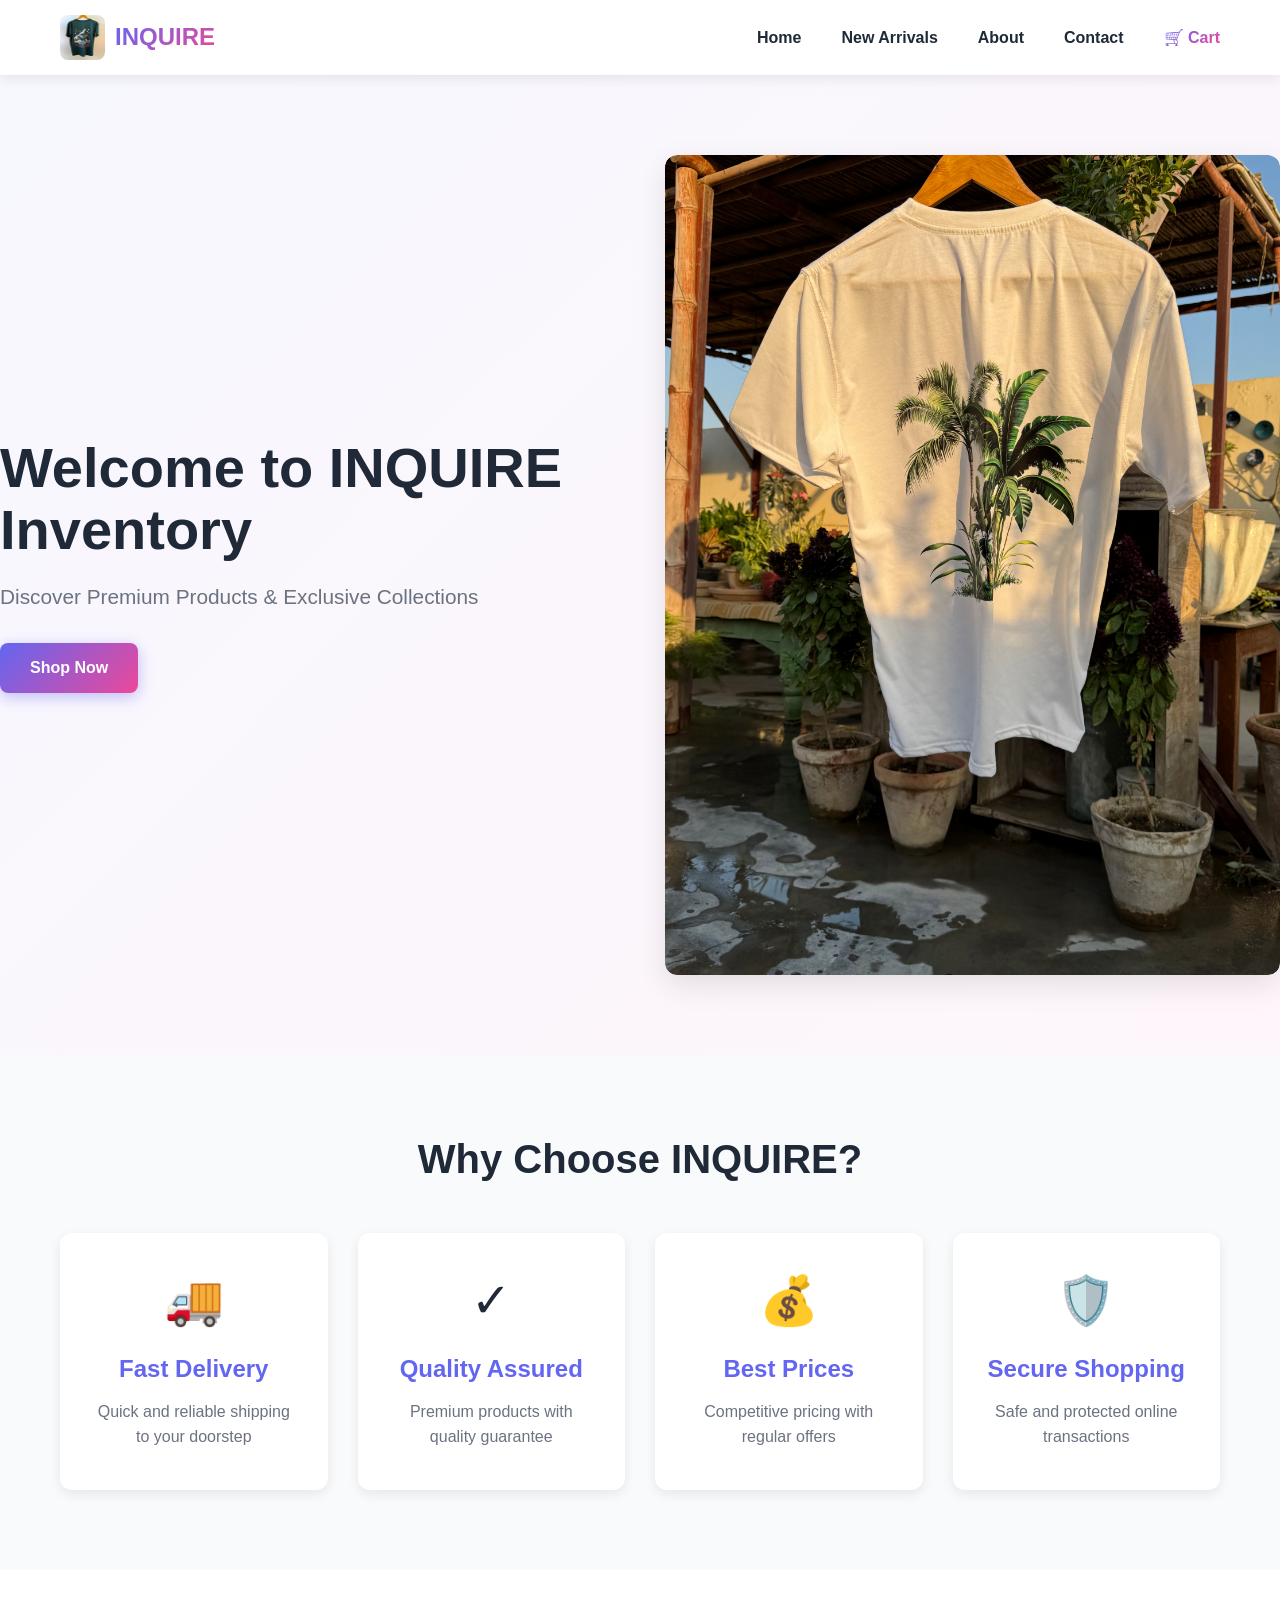
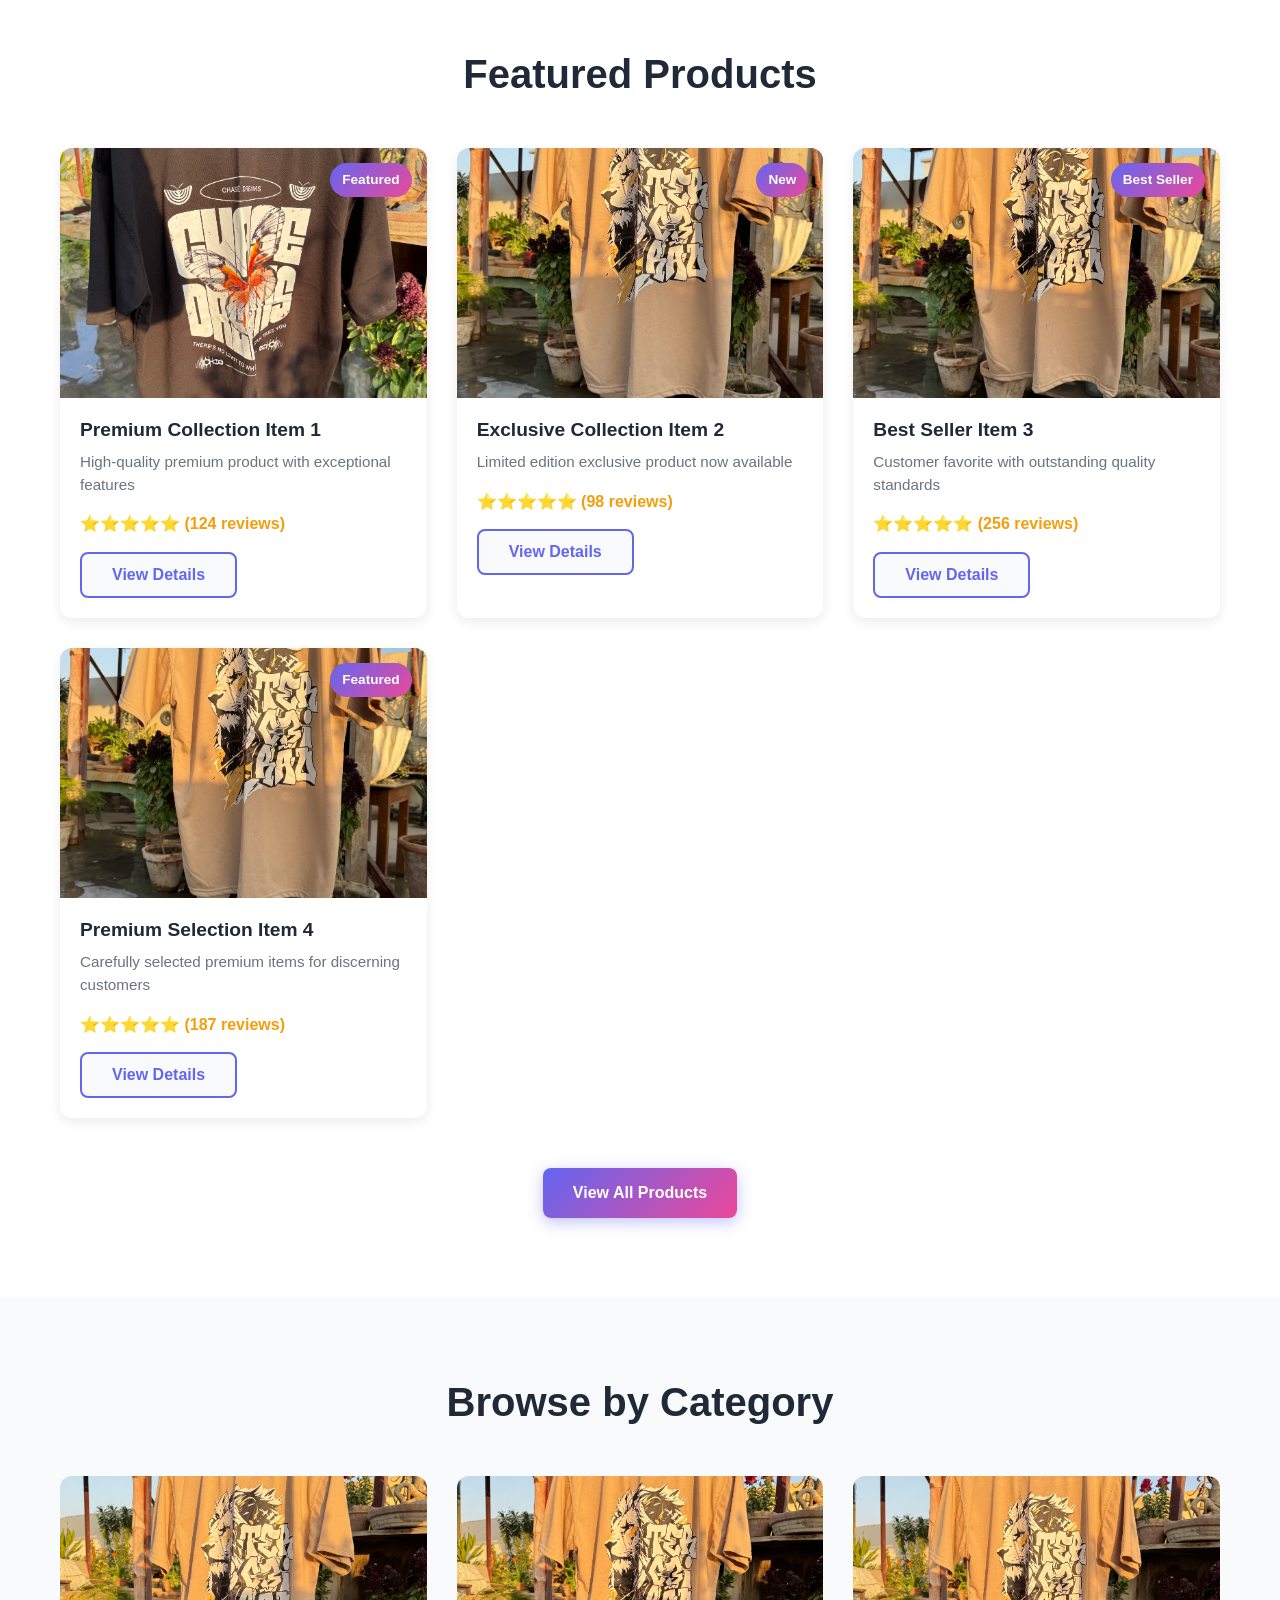
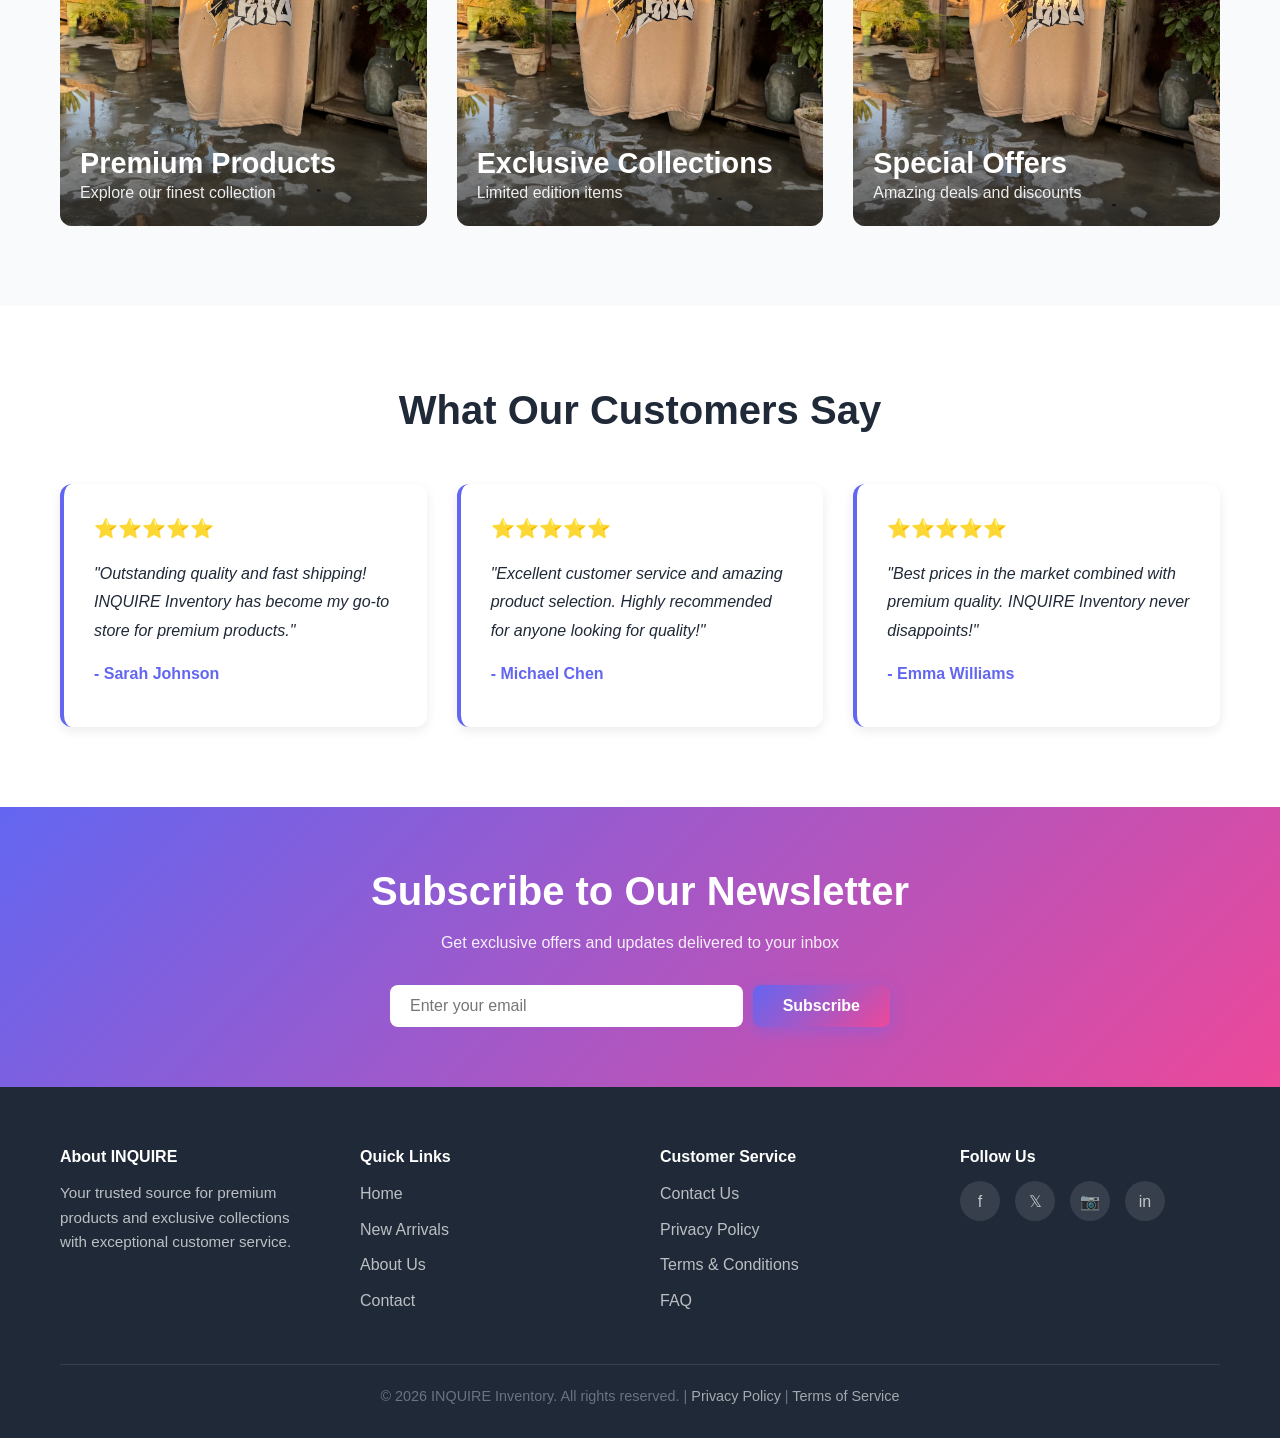
<file: INDEX.HTML>
<!DOCTYPE html>
<html lang="en">
<head>
    <meta charset="UTF-8">
    <meta name="viewport" content="width=device-width, initial-scale=1.0">
    <meta name="description" content="INQUIRE Inventory - Discover premium products and exclusive collections. Browse our wide range of quality items with fast delivery and competitive prices.">
    <meta name="keywords" content="inventory, products, online store, quality items, shopping, exclusive collections">
    <meta name="author" content="INQUIRE Inventory">
    <meta name="robots" content="index, follow">
    <meta property="og:title" content="INQUIRE Inventory - Premium Products & Collections">
    <meta property="og:description" content="Explore premium products and exclusive collections at INQUIRE Inventory.">
    <meta property="og:image" content="inquire.png">
    <meta property="og:url" content="">
    <meta name="twitter:card" content="summary_large_image">
    <title>INQUIRE Inventory - Premium Products & Exclusive Collections</title>
    <link rel="stylesheet" href="STYLE.CSS">
    <link rel="icon" type="image/png" href="inquire.png">
</head>
<body>
    <!-- Navigation -->
    <nav class="navbar">
        <div class="container">
            <div class="navbar-content">
                <div class="logo">
                    <img src="inquire.png" alt="INQUIRE Inventory Logo" class="logo-img">
                    <span class="logo-text">INQUIRE</span>
                </div>
                <div class="hamburger" id="hamburger">
                    <span></span>
                    <span></span>
                    <span></span>
                </div>
                <ul class="nav-links" id="navLinks">
                    <li><a href="INDEX.HTML" class="active">Home</a></li>
                    <li><a href="NEW%20ARRIVAL.HTML">New Arrivals</a></li>
                    <li><a href="ABOUT.HTML">About</a></li>
                    <li><a href="CONTACT.HTML">Contact</a></li>
                    <li><a href="CART.HTML" class="cart-link">🛒 Cart <span class="cart-count" id="cartCount">0</span></a></li>
                </ul>
            </div>
        </div>
    </nav>

    <!-- Hero Section -->
    <section class="hero">
        <div class="hero-content">
            <h1 class="hero-title">Welcome to INQUIRE Inventory</h1>
            <p class="hero-subtitle">Discover Premium Products & Exclusive Collections</p>
            <a href="#products" class="btn btn-primary">Shop Now</a>
        </div>
        <div class="hero-image-container">
            <img src="IMG_0220.jpg" alt="Premium Product Collection at INQUIRE Inventory" class="hero-image">
        </div>
    </section>

    <!-- Features Section -->
    <section class="features">
        <div class="container">
            <h2 class="section-title">Why Choose INQUIRE?</h2>
            <div class="features-grid">
                <div class="feature-card">
                    <div class="feature-icon">🚚</div>
                    <h3>Fast Delivery</h3>
                    <p>Quick and reliable shipping to your doorstep</p>
                </div>
                <div class="feature-card">
                    <div class="feature-icon">✓</div>
                    <h3>Quality Assured</h3>
                    <p>Premium products with quality guarantee</p>
                </div>
                <div class="feature-card">
                    <div class="feature-icon">💰</div>
                    <h3>Best Prices</h3>
                    <p>Competitive pricing with regular offers</p>
                </div>
                <div class="feature-card">
                    <div class="feature-icon">🛡️</div>
                    <h3>Secure Shopping</h3>
                    <p>Safe and protected online transactions</p>
                </div>
            </div>
        </div>
    </section>

    <!-- Featured Products Section -->
    <section class="products" id="products">
        <div class="container">
            <h2 class="section-title">Featured Products</h2>
            <div class="products-grid">
                <article class="product-card">
                    <div class="product-image-wrapper">
                        <img src="IMG_0205.jpg" alt="Premium Product - INQUIRE Inventory" class="product-image">
                        <span class="badge">Featured</span>
                    </div>
                    <div class="product-info">
                        <h3>Premium Collection Item 1</h3>
                        <p class="product-desc">High-quality premium product with exceptional features</p>
                        <div class="rating">⭐⭐⭐⭐⭐ (124 reviews)</div>
                        <button class="btn btn-secondary">View Details</button>
                    </div>
                </article>

                <article class="product-card">
                    <div class="product-image-wrapper">
                        <img src="IMG_0211.jpg" alt="Exclusive Collection - INQUIRE Inventory" class="product-image">
                        <span class="badge">New</span>
                    </div>
                    <div class="product-info">
                        <h3>Exclusive Collection Item 2</h3>
                        <p class="product-desc">Limited edition exclusive product now available</p>
                        <div class="rating">⭐⭐⭐⭐⭐ (98 reviews)</div>
                        <button class="btn btn-secondary">View Details</button>
                    </div>
                </article>

                <article class="product-card">
                    <div class="product-image-wrapper">
                        <img src="IMG_0212.jpg" alt="Best Seller Product - INQUIRE Inventory" class="product-image">
                        <span class="badge">Best Seller</span>
                    </div>
                    <div class="product-info">
                        <h3>Best Seller Item 3</h3>
                        <p class="product-desc">Customer favorite with outstanding quality standards</p>
                        <div class="rating">⭐⭐⭐⭐⭐ (256 reviews)</div>
                        <button class="btn btn-secondary">View Details</button>
                    </div>
                </article>

                <article class="product-card">
                    <div class="product-image-wrapper">
                        <img src="IMG_0213.jpg" alt="Premium Selection - INQUIRE Inventory" class="product-image">
                        <span class="badge">Featured</span>
                    </div>
                    <div class="product-info">
                        <h3>Premium Selection Item 4</h3>
                        <p class="product-desc">Carefully selected premium items for discerning customers</p>
                        <div class="rating">⭐⭐⭐⭐⭐ (187 reviews)</div>
                        <button class="btn btn-secondary">View Details</button>
                    </div>
                </article>
            </div>
            <div class="view-all-container">
                <a href="NEW%20ARRIVAL.HTML" class="btn btn-primary">View All Products</a>
            </div>
        </div>
    </section>

    <!-- Categories Section -->
    <section class="categories">
        <div class="container">
            <h2 class="section-title">Browse by Category</h2>
            <div class="categories-grid">
                <div class="category-card">
                    <img src="IMG_0214.jpg" alt="Premium Products Category" class="category-image">
                    <h3>Premium Products</h3>
                    <p>Explore our finest collection</p>
                </div>
                <div class="category-card">
                    <img src="IMG_0215.jpg" alt="Exclusive Collections Category" class="category-image">
                    <h3>Exclusive Collections</h3>
                    <p>Limited edition items</p>
                </div>
                <div class="category-card">
                    <img src="IMG_0216.jpg" alt="Special Offers Category" class="category-image">
                    <h3>Special Offers</h3>
                    <p>Amazing deals and discounts</p>
                </div>
            </div>
        </div>
    </section>

    <!-- Testimonials Section -->
    <section class="testimonials">
        <div class="container">
            <h2 class="section-title">What Our Customers Say</h2>
            <div class="testimonials-grid">
                <div class="testimonial-card">
                    <div class="stars">⭐⭐⭐⭐⭐</div>
                    <p class="testimonial-text">"Outstanding quality and fast shipping! INQUIRE Inventory has become my go-to store for premium products."</p>
                    <p class="testimonial-author">- Sarah Johnson</p>
                </div>
                <div class="testimonial-card">
                    <div class="stars">⭐⭐⭐⭐⭐</div>
                    <p class="testimonial-text">"Excellent customer service and amazing product selection. Highly recommended for anyone looking for quality!"</p>
                    <p class="testimonial-author">- Michael Chen</p>
                </div>
                <div class="testimonial-card">
                    <div class="stars">⭐⭐⭐⭐⭐</div>
                    <p class="testimonial-text">"Best prices in the market combined with premium quality. INQUIRE Inventory never disappoints!"</p>
                    <p class="testimonial-author">- Emma Williams</p>
                </div>
            </div>
        </div>
    </section>

    <!-- Newsletter Section -->
    <section class="newsletter">
        <div class="container">
            <h2>Subscribe to Our Newsletter</h2>
            <p>Get exclusive offers and updates delivered to your inbox</p>
            <form class="newsletter-form" id="newsletterForm">
                <input type="email" placeholder="Enter your email" required aria-label="Email for newsletter">
                <button type="submit" class="btn btn-primary">Subscribe</button>
            </form>
        </div>
    </section>

    <!-- Footer -->
    <footer class="footer">
        <div class="container">
            <div class="footer-content">
                <div class="footer-section">
                    <h4>About INQUIRE</h4>
                    <p>Your trusted source for premium products and exclusive collections with exceptional customer service.</p>
                </div>
                <div class="footer-section">
                    <h4>Quick Links</h4>
                    <ul>
                        <li><a href="INDEX.HTML">Home</a></li>
                        <li><a href="NEW%20ARRIVAL.HTML">New Arrivals</a></li>
                        <li><a href="ABOUT.HTML">About Us</a></li>
                        <li><a href="CONTACT.HTML">Contact</a></li>
                    </ul>
                </div>
                <div class="footer-section">
                    <h4>Customer Service</h4>
                    <ul>
                        <li><a href="CONTACT.HTML">Contact Us</a></li>
                        <li><a href="#privacy">Privacy Policy</a></li>
                        <li><a href="#terms">Terms & Conditions</a></li>
                        <li><a href="#faq">FAQ</a></li>
                    </ul>
                </div>
                <div class="footer-section">
                    <h4>Follow Us</h4>
                    <div class="social-links">
                        <a href="#facebook" aria-label="Facebook">f</a>
                        <a href="#twitter" aria-label="Twitter">𝕏</a>
                        <a href="#instagram" aria-label="Instagram">📷</a>
                        <a href="#linkedin" aria-label="LinkedIn">in</a>
                    </div>
                </div>
            </div>
            <div class="footer-bottom">
                <p>&copy; 2026 INQUIRE Inventory. All rights reserved. | <a href="#privacy">Privacy Policy</a> | <a href="#terms">Terms of Service</a></p>
            </div>
        </div>
    </footer>

    <script src="SCRIPT.JS"></script>
</body>
</html>
</file>
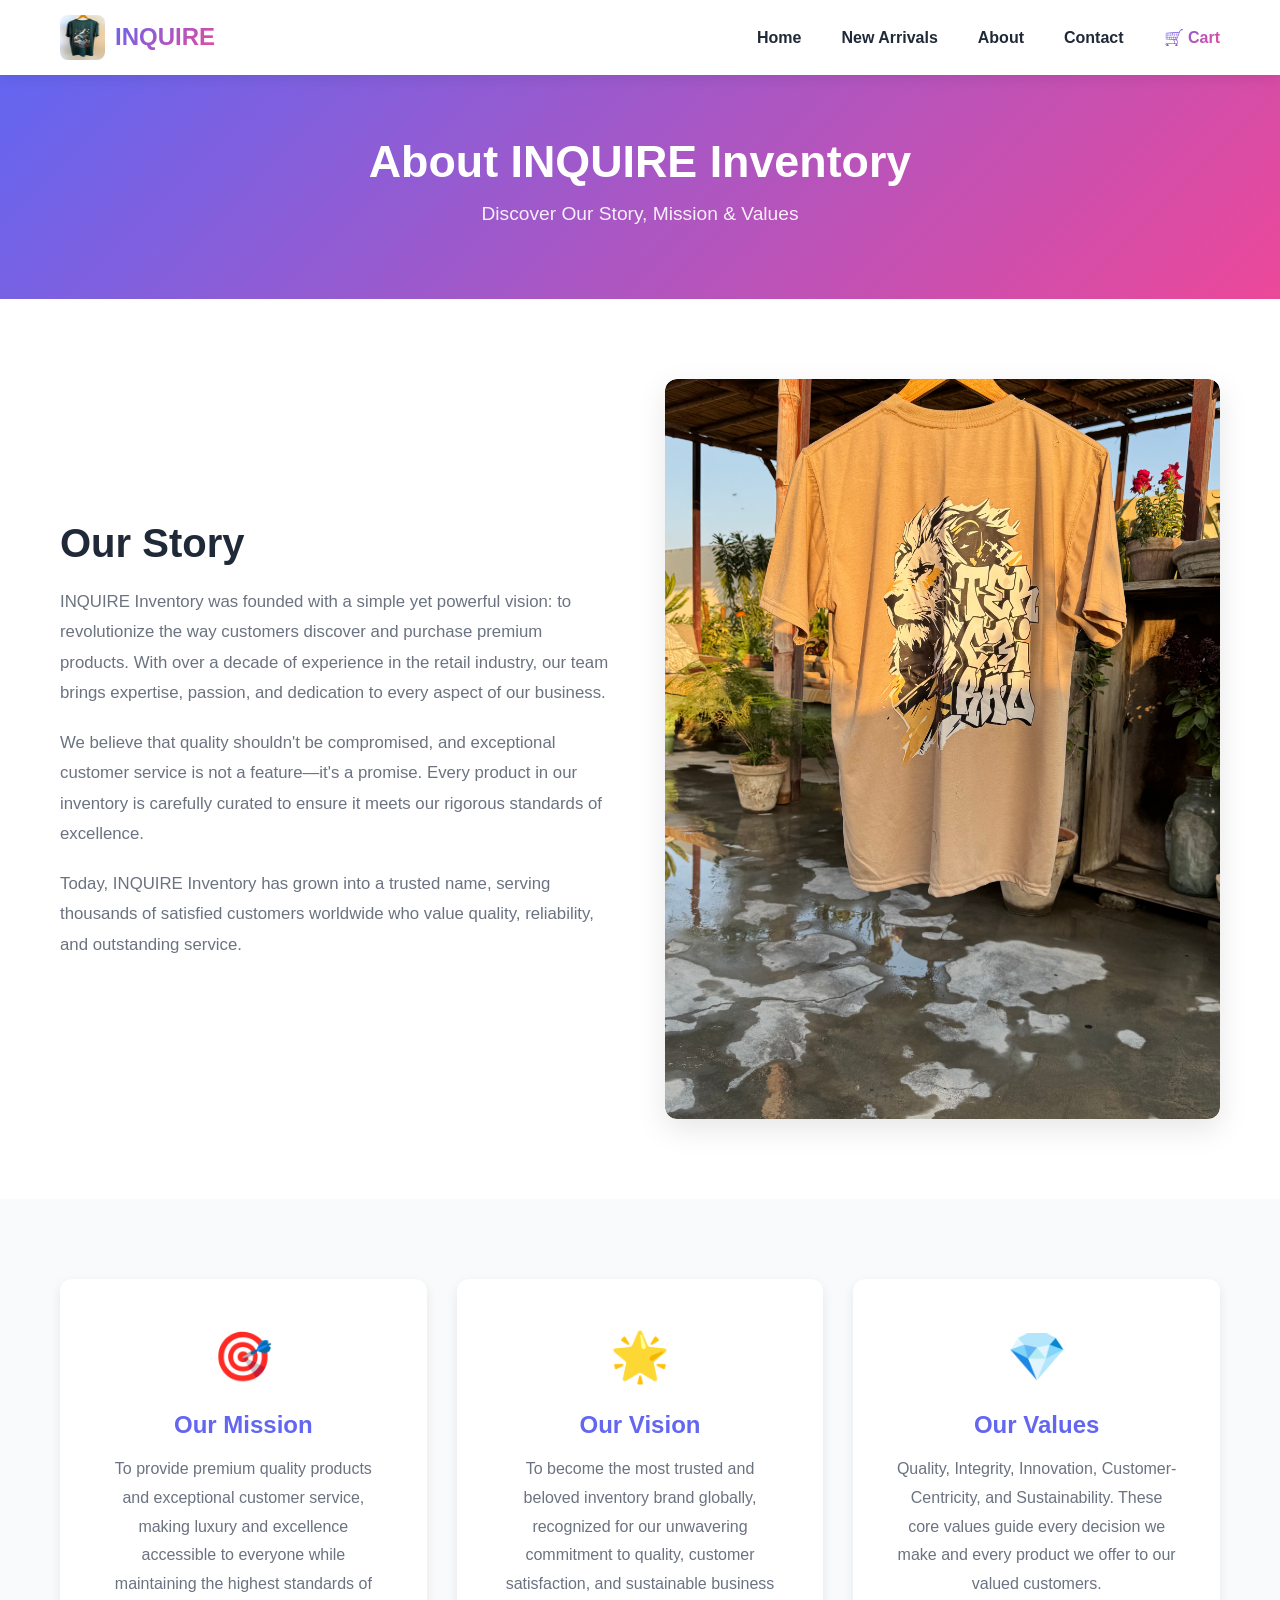
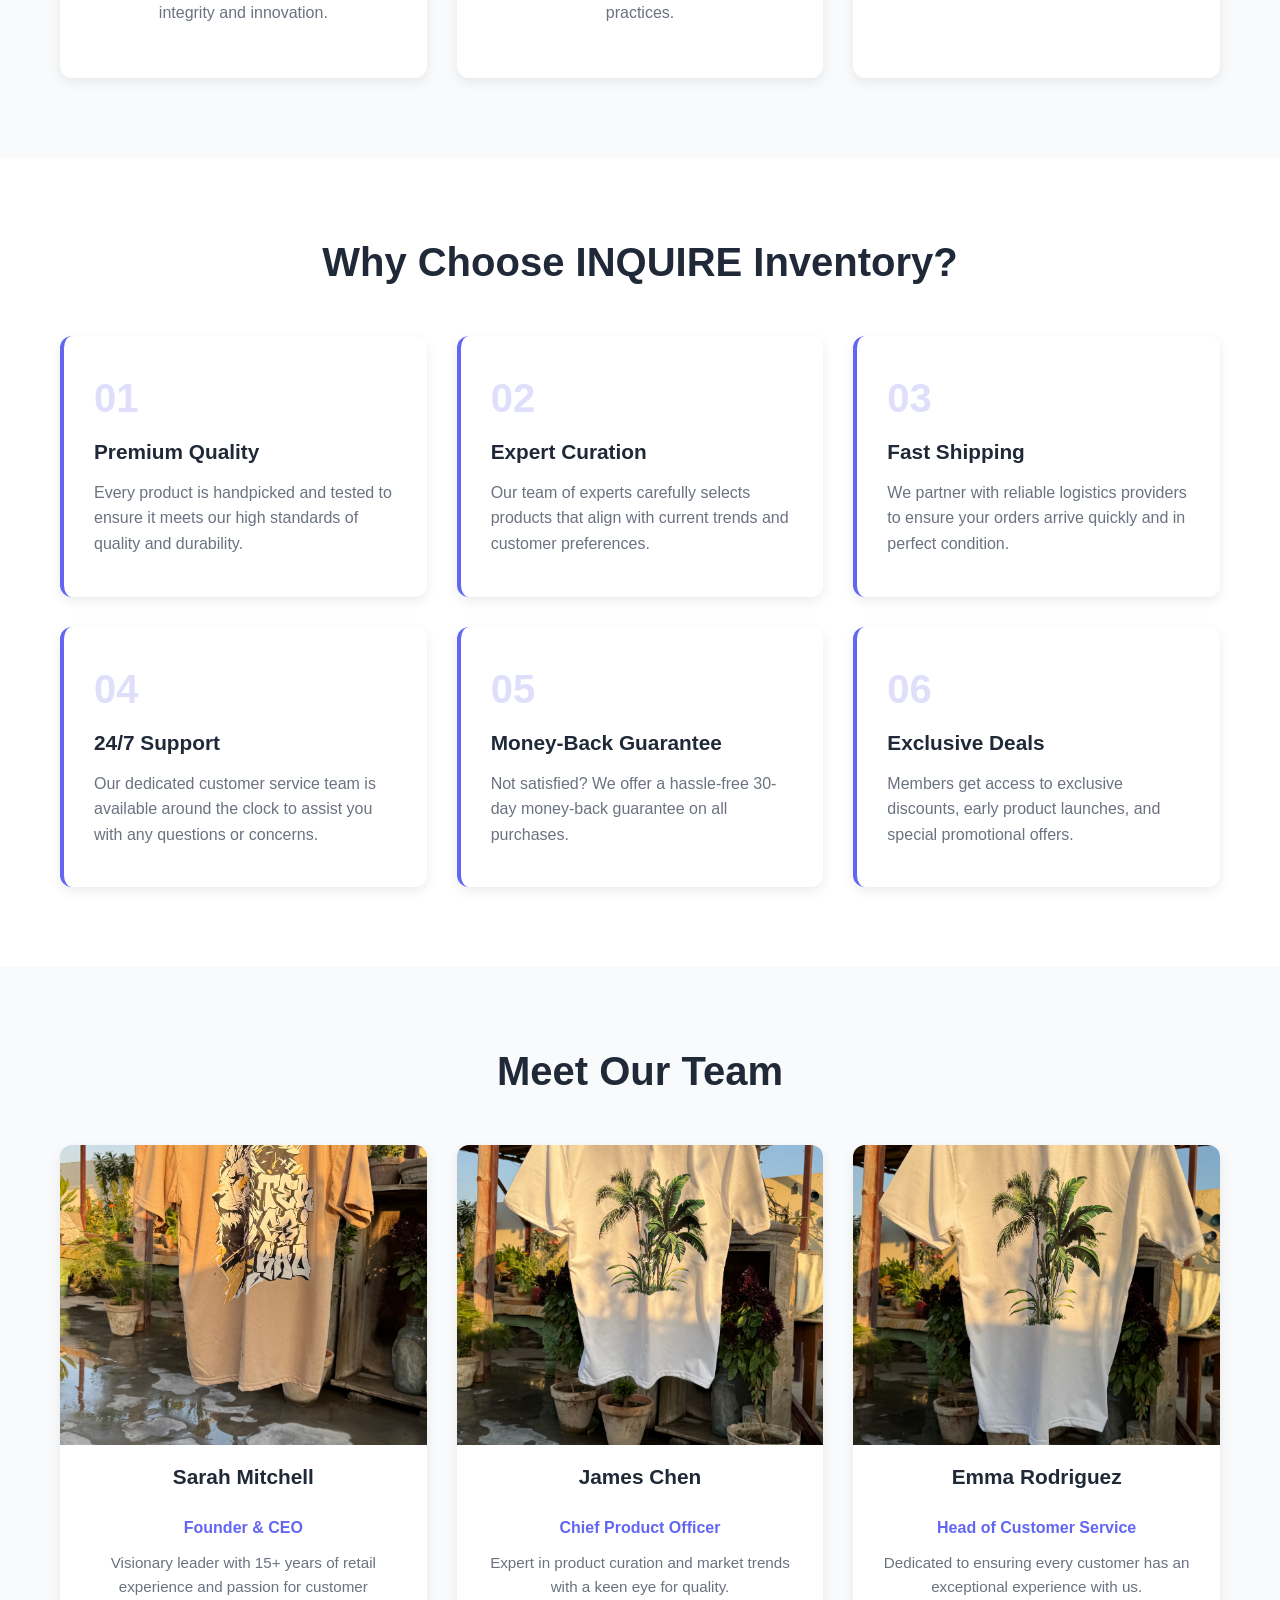
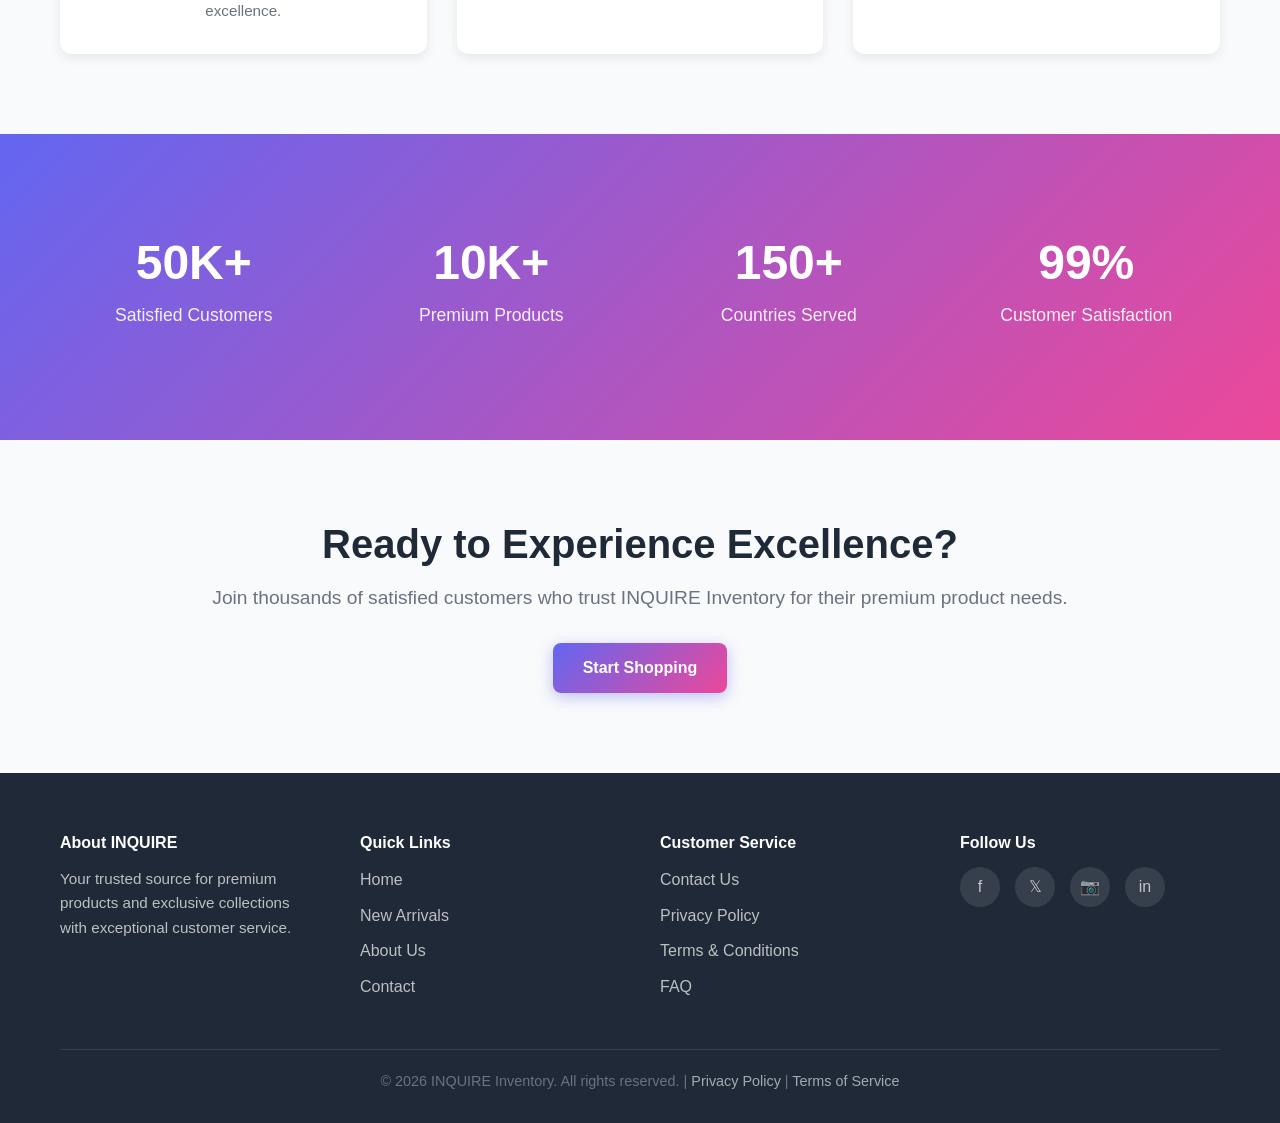
<file: ABOUT.HTML>
<!DOCTYPE html>
<html lang="en">
<head>
    <meta charset="UTF-8">
    <meta name="viewport" content="width=device-width, initial-scale=1.0">
    <meta name="description" content="About INQUIRE Inventory - Learn about our mission, values, and commitment to delivering premium products and exceptional customer service.">
    <meta name="keywords" content="about us, INQUIRE inventory, company mission, quality products, customer service">
    <meta name="author" content="INQUIRE Inventory">
    <meta name="robots" content="index, follow">
    <meta property="og:title" content="About INQUIRE Inventory - Premium Products & Collections">
    <meta property="og:description" content="Discover the story behind INQUIRE Inventory and our commitment to excellence.">
    <meta property="og:image" content="inquire.png">
    <title>About INQUIRE Inventory - Our Story & Mission</title>
    <link rel="stylesheet" href="STYLE.CSS">
    <link rel="stylesheet" href="ABOUT.CSS">
    <link rel="icon" type="image/png" href="inquire.png">
</head>
<body>
    <!-- Navigation -->
    <nav class="navbar">
        <div class="container">
            <div class="navbar-content">
                <div class="logo">
                    <img src="inquire.png" alt="INQUIRE Inventory Logo" class="logo-img">
                    <span class="logo-text">INQUIRE</span>
                </div>
                <div class="hamburger" id="hamburger">
                    <span></span>
                    <span></span>
                    <span></span>
                </div>
                <ul class="nav-links" id="navLinks">
                    <li><a href="INDEX.HTML">Home</a></li>
                    <li><a href="NEW%20ARRIVAL.HTML">New Arrivals</a></li>
                    <li><a href="ABOUT.HTML" class="active">About</a></li>
                    <li><a href="CONTACT.HTML">Contact</a></li>
                    <li><a href="CART.HTML" class="cart-link">🛒 Cart <span class="cart-count" id="cartCount">0</span></a></li>
                </ul>
            </div>
        </div>
    </nav>

    <!-- Page Header -->
    <section class="page-header">
        <div class="container">
            <h1>About INQUIRE Inventory</h1>
            <p>Discover Our Story, Mission & Values</p>
        </div>
    </section>

    <!-- About Hero Section -->
    <section class="about-hero">
        <div class="container">
            <div class="about-grid">
                <div class="about-content">
                    <h2>Our Story</h2>
                    <p>INQUIRE Inventory was founded with a simple yet powerful vision: to revolutionize the way customers discover and purchase premium products. With over a decade of experience in the retail industry, our team brings expertise, passion, and dedication to every aspect of our business.</p>
                    <p>We believe that quality shouldn't be compromised, and exceptional customer service is not a feature—it's a promise. Every product in our inventory is carefully curated to ensure it meets our rigorous standards of excellence.</p>
                    <p>Today, INQUIRE Inventory has grown into a trusted name, serving thousands of satisfied customers worldwide who value quality, reliability, and outstanding service.</p>
                </div>
                <div class="about-image">
                    <img src="IMG_0217.jpg" alt="INQUIRE Inventory Team & Products" class="about-img">
                </div>
            </div>
        </div>
    </section>

    <!-- Mission & Vision Section -->
    <section class="mission-vision">
        <div class="container">
            <div class="mission-grid">
                <div class="mission-card">
                    <div class="mission-icon">🎯</div>
                    <h3>Our Mission</h3>
                    <p>To provide premium quality products and exceptional customer service, making luxury and excellence accessible to everyone while maintaining the highest standards of integrity and innovation.</p>
                </div>
                <div class="mission-card">
                    <div class="mission-icon">🌟</div>
                    <h3>Our Vision</h3>
                    <p>To become the most trusted and beloved inventory brand globally, recognized for our unwavering commitment to quality, customer satisfaction, and sustainable business practices.</p>
                </div>
                <div class="mission-card">
                    <div class="mission-icon">💎</div>
                    <h3>Our Values</h3>
                    <p>Quality, Integrity, Innovation, Customer-Centricity, and Sustainability. These core values guide every decision we make and every product we offer to our valued customers.</p>
                </div>
            </div>
        </div>
    </section>

    <!-- Why Choose Us Section -->
    <section class="why-choose">
        <div class="container">
            <h2 class="section-title">Why Choose INQUIRE Inventory?</h2>
            <div class="choose-grid">
                <div class="choose-card">
                    <div class="choose-number">01</div>
                    <h3>Premium Quality</h3>
                    <p>Every product is handpicked and tested to ensure it meets our high standards of quality and durability.</p>
                </div>
                <div class="choose-card">
                    <div class="choose-number">02</div>
                    <h3>Expert Curation</h3>
                    <p>Our team of experts carefully selects products that align with current trends and customer preferences.</p>
                </div>
                <div class="choose-card">
                    <div class="choose-number">03</div>
                    <h3>Fast Shipping</h3>
                    <p>We partner with reliable logistics providers to ensure your orders arrive quickly and in perfect condition.</p>
                </div>
                <div class="choose-card">
                    <div class="choose-number">04</div>
                    <h3>24/7 Support</h3>
                    <p>Our dedicated customer service team is available around the clock to assist you with any questions or concerns.</p>
                </div>
                <div class="choose-card">
                    <div class="choose-number">05</div>
                    <h3>Money-Back Guarantee</h3>
                    <p>Not satisfied? We offer a hassle-free 30-day money-back guarantee on all purchases.</p>
                </div>
                <div class="choose-card">
                    <div class="choose-number">06</div>
                    <h3>Exclusive Deals</h3>
                    <p>Members get access to exclusive discounts, early product launches, and special promotional offers.</p>
                </div>
            </div>
        </div>
    </section>

    <!-- Team Section -->
    <section class="team-section">
        <div class="container">
            <h2 class="section-title">Meet Our Team</h2>
            <div class="team-grid">
                <div class="team-member">
                    <div class="team-image">
                        <img src="IMG_0218.jpg" alt="Team Member - INQUIRE Inventory" class="team-img">
                    </div>
                    <h3>Sarah Mitchell</h3>
                    <p class="position">Founder & CEO</p>
                    <p class="bio">Visionary leader with 15+ years of retail experience and passion for customer excellence.</p>
                </div>
                <div class="team-member">
                    <div class="team-image">
                        <img src="IMG_0219.jpg" alt="Team Member - INQUIRE Inventory" class="team-img">
                    </div>
                    <h3>James Chen</h3>
                    <p class="position">Chief Product Officer</p>
                    <p class="bio">Expert in product curation and market trends with a keen eye for quality.</p>
                </div>
                <div class="team-member">
                    <div class="team-image">
                        <img src="IMG_0221.jpg" alt="Team Member - INQUIRE Inventory" class="team-img">
                    </div>
                    <h3>Emma Rodriguez</h3>
                    <p class="position">Head of Customer Service</p>
                    <p class="bio">Dedicated to ensuring every customer has an exceptional experience with us.</p>
                </div>
            </div>
        </div>
    </section>

    <!-- Stats Section -->
    <section class="stats-section">
        <div class="container">
            <div class="stats-grid">
                <div class="stat">
                    <h3 class="stat-number">50K+</h3>
                    <p>Satisfied Customers</p>
                </div>
                <div class="stat">
                    <h3 class="stat-number">10K+</h3>
                    <p>Premium Products</p>
                </div>
                <div class="stat">
                    <h3 class="stat-number">150+</h3>
                    <p>Countries Served</p>
                </div>
                <div class="stat">
                    <h3 class="stat-number">99%</h3>
                    <p>Customer Satisfaction</p>
                </div>
            </div>
        </div>
    </section>

    <!-- CTA Section -->
    <section class="cta-about">
        <div class="container">
            <h2>Ready to Experience Excellence?</h2>
            <p>Join thousands of satisfied customers who trust INQUIRE Inventory for their premium product needs.</p>
            <a href="INDEX.HTML" class="btn btn-primary">Start Shopping</a>
        </div>
    </section>

    <!-- Footer -->
    <footer class="footer">
        <div class="container">
            <div class="footer-content">
                <div class="footer-section">
                    <h4>About INQUIRE</h4>
                    <p>Your trusted source for premium products and exclusive collections with exceptional customer service.</p>
                </div>
                <div class="footer-section">
                    <h4>Quick Links</h4>
                    <ul>
                        <li><a href="INDEX.HTML">Home</a></li>
                        <li><a href="NEW%20ARRIVAL.HTML">New Arrivals</a></li>
                        <li><a href="ABOUT.HTML">About Us</a></li>
                        <li><a href="CONTACT.HTML">Contact</a></li>
                    </ul>
                </div>
                <div class="footer-section">
                    <h4>Customer Service</h4>
                    <ul>
                        <li><a href="CONTACT.HTML">Contact Us</a></li>
                        <li><a href="#privacy">Privacy Policy</a></li>
                        <li><a href="#terms">Terms & Conditions</a></li>
                        <li><a href="#faq">FAQ</a></li>
                    </ul>
                </div>
                <div class="footer-section">
                    <h4>Follow Us</h4>
                    <div class="social-links">
                        <a href="#facebook" aria-label="Facebook">f</a>
                        <a href="#twitter" aria-label="Twitter">𝕏</a>
                        <a href="#instagram" aria-label="Instagram">📷</a>
                        <a href="#linkedin" aria-label="LinkedIn">in</a>
                    </div>
                </div>
            </div>
            <div class="footer-bottom">
                <p>&copy; 2026 INQUIRE Inventory. All rights reserved. | <a href="#privacy">Privacy Policy</a> | <a href="#terms">Terms of Service</a></p>
            </div>
        </div>
    </footer>

    <script src="SCRIPT.JS"></script>
</body>
</html>
</file>
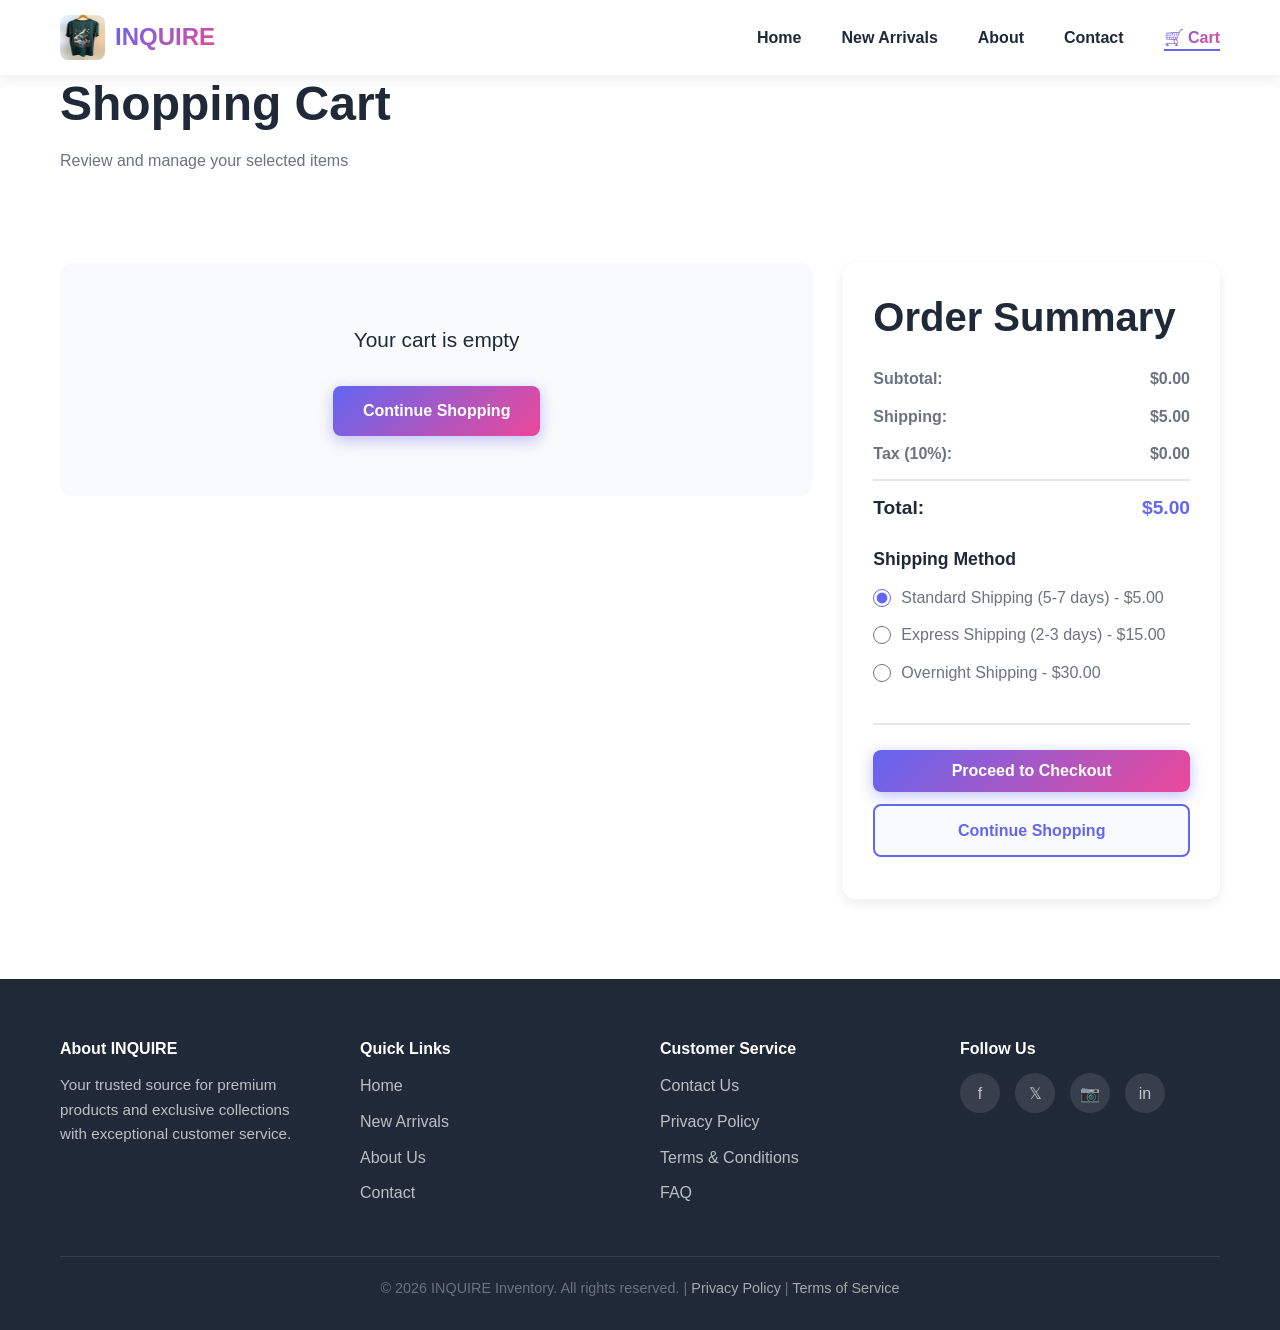
<file: CART.HTML>
<!DOCTYPE html>
<html lang="en">
<head>
    <meta charset="UTF-8">
    <meta name="viewport" content="width=device-width, initial-scale=1.0">
    <meta name="description" content="Shopping Cart - INQUIRE Inventory | Review your items and proceed to secure checkout">
    <meta name="keywords" content="shopping cart, checkout, payment, online shopping">
    <meta name="author" content="INQUIRE Inventory">
    <meta name="robots" content="index, follow">
    <title>Shopping Cart - INQUIRE Inventory</title>
    <link rel="stylesheet" href="STYLE.CSS">
    <link rel="stylesheet" href="CART.CSS">
    <link rel="icon" type="image/png" href="inquire.png">
</head>
<body>
    <!-- Navigation -->
    <nav class="navbar">
        <div class="container">
            <div class="navbar-content">
                <div class="logo">
                    <img src="inquire.png" alt="INQUIRE Inventory Logo" class="logo-img">
                    <span class="logo-text">INQUIRE</span>
                </div>
                <div class="hamburger" id="hamburger">
                    <span></span>
                    <span></span>
                    <span></span>
                </div>
                <ul class="nav-links" id="navLinks">
                    <li><a href="INDEX.HTML">Home</a></li>
                    <li><a href="NEW%20ARRIVAL.HTML">New Arrivals</a></li>
                    <li><a href="ABOUT.HTML">About</a></li>
                    <li><a href="CONTACT.HTML">Contact</a></li>
                    <li><a href="CART.HTML" class="cart-link active">🛒 Cart <span class="cart-count" id="cartCount">0</span></a></li>
                </ul>
            </div>
        </div>
    </nav>

    <!-- Page Header -->
    <section class="page-header">
        <div class="container">
            <h1>Shopping Cart</h1>
            <p>Review and manage your selected items</p>
        </div>
    </section>

    <!-- Cart Content -->
    <section class="cart-section">
        <div class="container">
            <div class="cart-grid">
                <!-- Cart Items -->
                <div class="cart-items">
                    <div id="cartItemsContainer" class="items-container">
                        <!-- Cart items will be rendered here -->
                    </div>
                    <div id="emptyCartMessage" class="empty-cart-message" style="display: none;">
                        <p>Your cart is empty</p>
                        <a href="NEW%20ARRIVAL.HTML" class="btn btn-primary">Continue Shopping</a>
                    </div>
                </div>

                <!-- Cart Summary -->
                <div class="cart-summary">
                    <h2>Order Summary</h2>
                    <div class="summary-details">
                        <div class="summary-row">
                            <span>Subtotal:</span>
                            <span id="subtotal">$0.00</span>
                        </div>
                        <div class="summary-row">
                            <span>Shipping:</span>
                            <span id="shipping">$0.00</span>
                        </div>
                        <div class="summary-row">
                            <span>Tax (10%):</span>
                            <span id="tax">$0.00</span>
                        </div>
                        <div class="summary-row divider">
                            <span>Total:</span>
                            <span id="total" class="total-amount">$0.00</span>
                        </div>
                    </div>

                    <!-- Shipping Options -->
                    <div class="shipping-options">
                        <h3>Shipping Method</h3>
                        <div class="option">
                            <input type="radio" id="standard" name="shipping" value="5" checked>
                            <label for="standard">Standard Shipping (5-7 days) - $5.00</label>
                        </div>
                        <div class="option">
                            <input type="radio" id="express" name="shipping" value="15">
                            <label for="express">Express Shipping (2-3 days) - $15.00</label>
                        </div>
                        <div class="option">
                            <input type="radio" id="overnight" name="shipping" value="30">
                            <label for="overnight">Overnight Shipping - $30.00</label>
                        </div>
                    </div>

                    <!-- Checkout Buttons -->
                    <button class="btn btn-primary btn-checkout" id="checkoutBtn">Proceed to Checkout</button>
                    <a href="NEW%20ARRIVAL.HTML" class="btn btn-secondary btn-continue">Continue Shopping</a>
                </div>
            </div>
        </div>
    </section>

    <!-- Payment Modal -->
    <div id="paymentModal" class="modal" style="display: none;">
        <div class="modal-content">
            <div class="modal-header">
                <h2>Secure Checkout</h2>
                <button class="close-modal" id="closeModal">&times;</button>
            </div>
            
            <div class="modal-body">
                <!-- Tabs -->
                <div class="payment-tabs">
                    <button class="tab-button active" data-tab="payment-method">Payment Method</button>
                    <button class="tab-button" data-tab="billing">Billing Address</button>
                    <button class="tab-button" data-tab="review">Review Order</button>
                </div>

                <!-- Payment Method Tab -->
                <div id="payment-method" class="tab-content active">
                    <h3>Select Payment Method</h3>
                    <div class="payment-methods">
                        <div class="method-option">
                            <input type="radio" id="cashOnDelivery" name="paymentMethod" value="cash-on-delivery" checked>
                            <label for="cashOnDelivery" class="method-label">
                                <span class="method-icon">Cash</span>
                                <span class="method-name">Cash on Delivery</span>
                            </label>
                        </div>
                    </div>
                    <div class="payment-form active">
                        <h4>Pay when your order arrives</h4>
                        <p class="payment-note">Please keep the exact amount ready for the delivery rider.</p>
                    </div>
                </div>

                <!-- Billing Address Tab -->
                <div id="billing" class="tab-content">
                    <h3>Billing Address</h3>
                    <div class="form-group">
                        <label>Full Name</label>
                        <input type="text" placeholder="John Doe" class="form-input">
                    </div>
                    <div class="form-group">
                        <label>Email Address</label>
                        <input type="email" placeholder="john@example.com" class="form-input">
                    </div>
                    <div class="form-group">
                        <label>Phone Number</label>
                        <input type="tel" placeholder="+1 (555) 123-4567" class="form-input">
                    </div>
                    <div class="form-group">
                        <label>Street Address</label>
                        <input type="text" placeholder="123 Main Street" class="form-input">
                    </div>
                    <div class="form-row">
                        <div class="form-group">
                            <label>City</label>
                            <input type="text" placeholder="New York" class="form-input">
                        </div>
                        <div class="form-group">
                            <label>State</label>
                            <input type="text" placeholder="NY" class="form-input">
                        </div>
                        <div class="form-group">
                            <label>Zip Code</label>
                            <input type="text" placeholder="10001" class="form-input">
                        </div>
                    </div>
                    <div class="form-group">
                        <label>Country</label>
                        <input type="text" placeholder="United States" class="form-input">
                    </div>
                </div>

                <!-- Review Order Tab -->
                <div id="review" class="tab-content">
                    <h3>Order Review</h3>
                    <div id="reviewItems" class="review-items">
                        <!-- Items will be rendered here -->
                    </div>
                    <div class="review-summary">
                        <div class="row">
                            <span>Subtotal:</span>
                            <span id="reviewSubtotal">$0.00</span>
                        </div>
                        <div class="row">
                            <span>Shipping:</span>
                            <span id="reviewShipping">$0.00</span>
                        </div>
                        <div class="row">
                            <span>Tax:</span>
                            <span id="reviewTax">$0.00</span>
                        </div>
                        <div class="row total">
                            <span>Total:</span>
                            <span id="reviewTotal">$0.00</span>
                        </div>
                    </div>
                </div>
            </div>

            <div class="modal-footer">
                <button class="btn btn-secondary" id="backBtn">Back</button>
                <button class="btn btn-primary" id="nextBtn">Next Step</button>
                <button class="btn btn-success" id="completeBtn" style="display: none;">Complete Order</button>
            </div>
        </div>
    </div>

    <!-- Footer -->
    <footer class="footer">
        <div class="container">
            <div class="footer-content">
                <div class="footer-section">
                    <h4>About INQUIRE</h4>
                    <p>Your trusted source for premium products and exclusive collections with exceptional customer service.</p>
                </div>
                <div class="footer-section">
                    <h4>Quick Links</h4>
                    <ul>
                        <li><a href="INDEX.HTML">Home</a></li>
                        <li><a href="NEW%20ARRIVAL.HTML">New Arrivals</a></li>
                        <li><a href="ABOUT.HTML">About Us</a></li>
                        <li><a href="CONTACT.HTML">Contact</a></li>
                    </ul>
                </div>
                <div class="footer-section">
                    <h4>Customer Service</h4>
                    <ul>
                        <li><a href="CONTACT.HTML">Contact Us</a></li>
                        <li><a href="#privacy">Privacy Policy</a></li>
                        <li><a href="#terms">Terms & Conditions</a></li>
                        <li><a href="#faq">FAQ</a></li>
                    </ul>
                </div>
                <div class="footer-section">
                    <h4>Follow Us</h4>
                    <div class="social-links">
                        <a href="#facebook" aria-label="Facebook">f</a>
                        <a href="#twitter" aria-label="Twitter">𝕏</a>
                        <a href="#instagram" aria-label="Instagram">📷</a>
                        <a href="#linkedin" aria-label="LinkedIn">in</a>
                    </div>
                </div>
            </div>
            <div class="footer-bottom">
                <p>&copy; 2026 INQUIRE Inventory. All rights reserved. | <a href="#privacy">Privacy Policy</a> | <a href="#terms">Terms of Service</a></p>
            </div>
        </div>
    </footer>

    <script src="SCRIPT.JS"></script>
    <script src="CART.JS"></script>
</body>
</html>
</file>
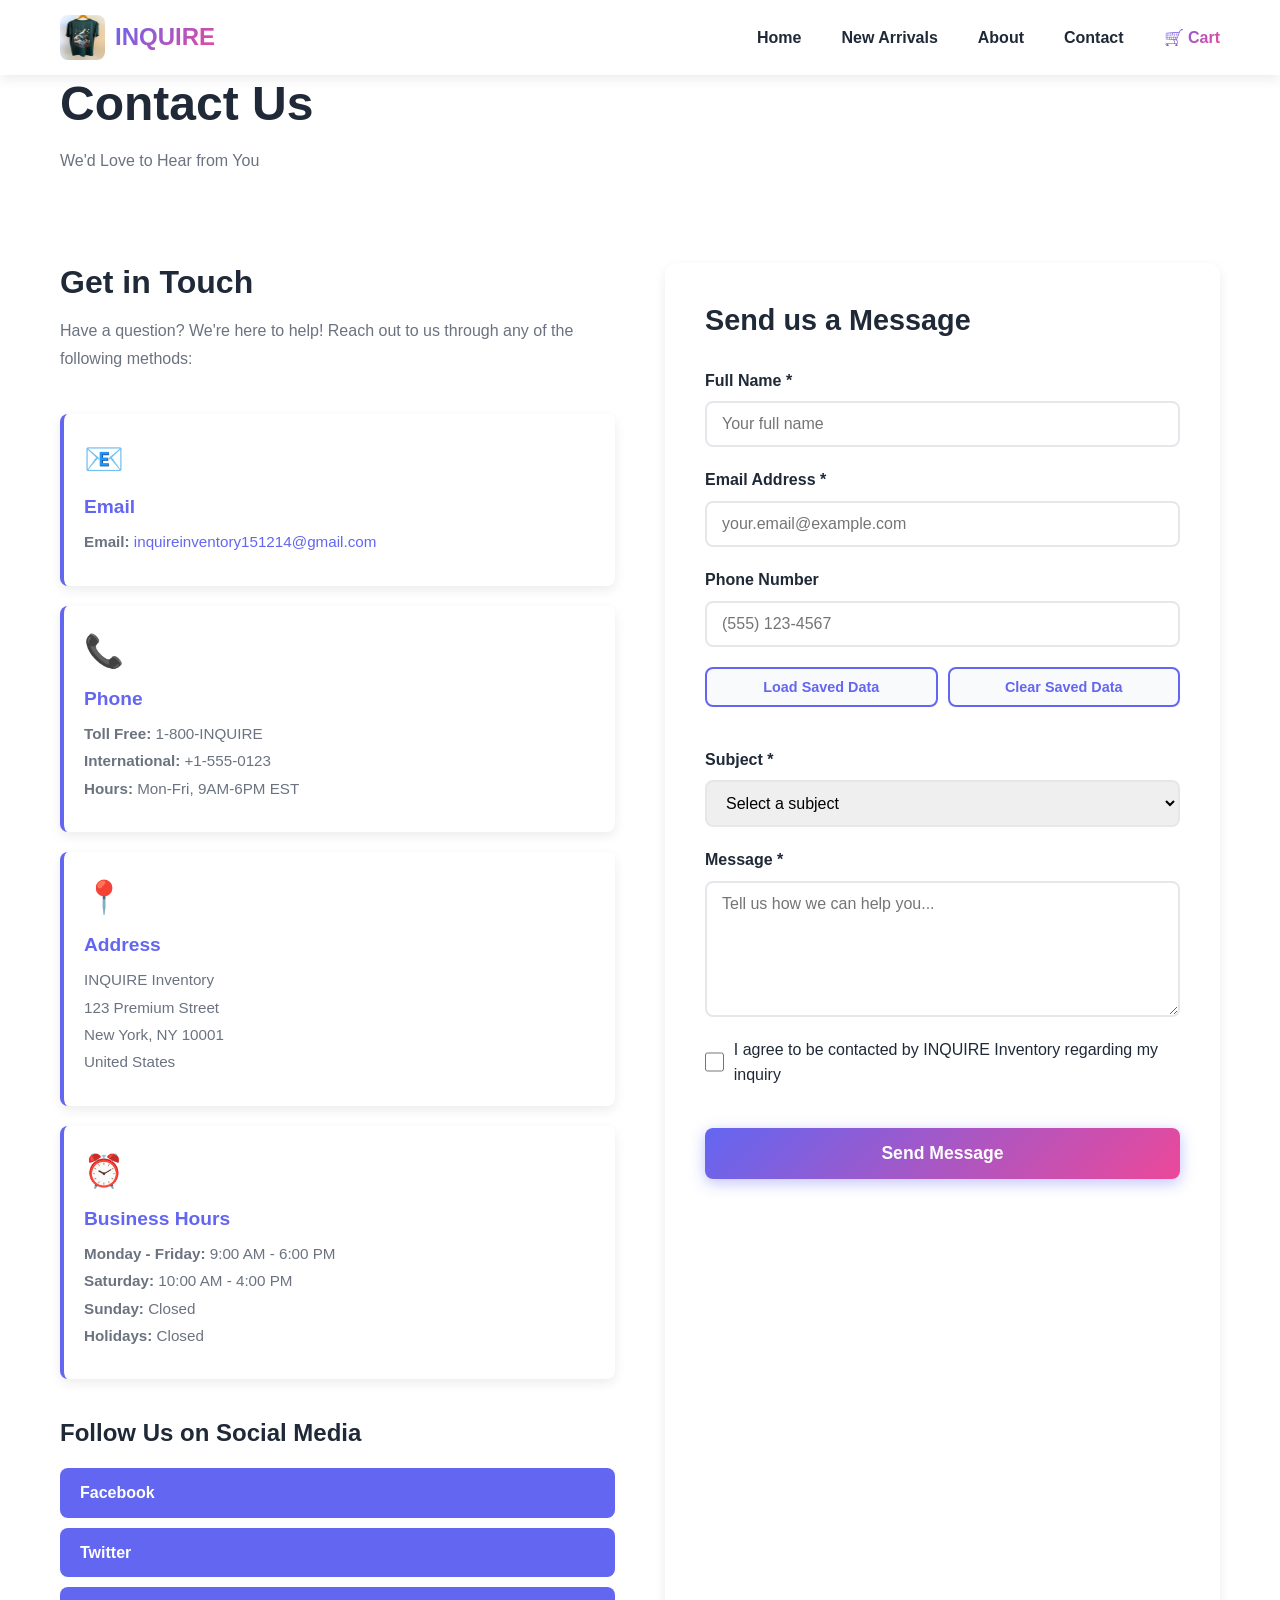
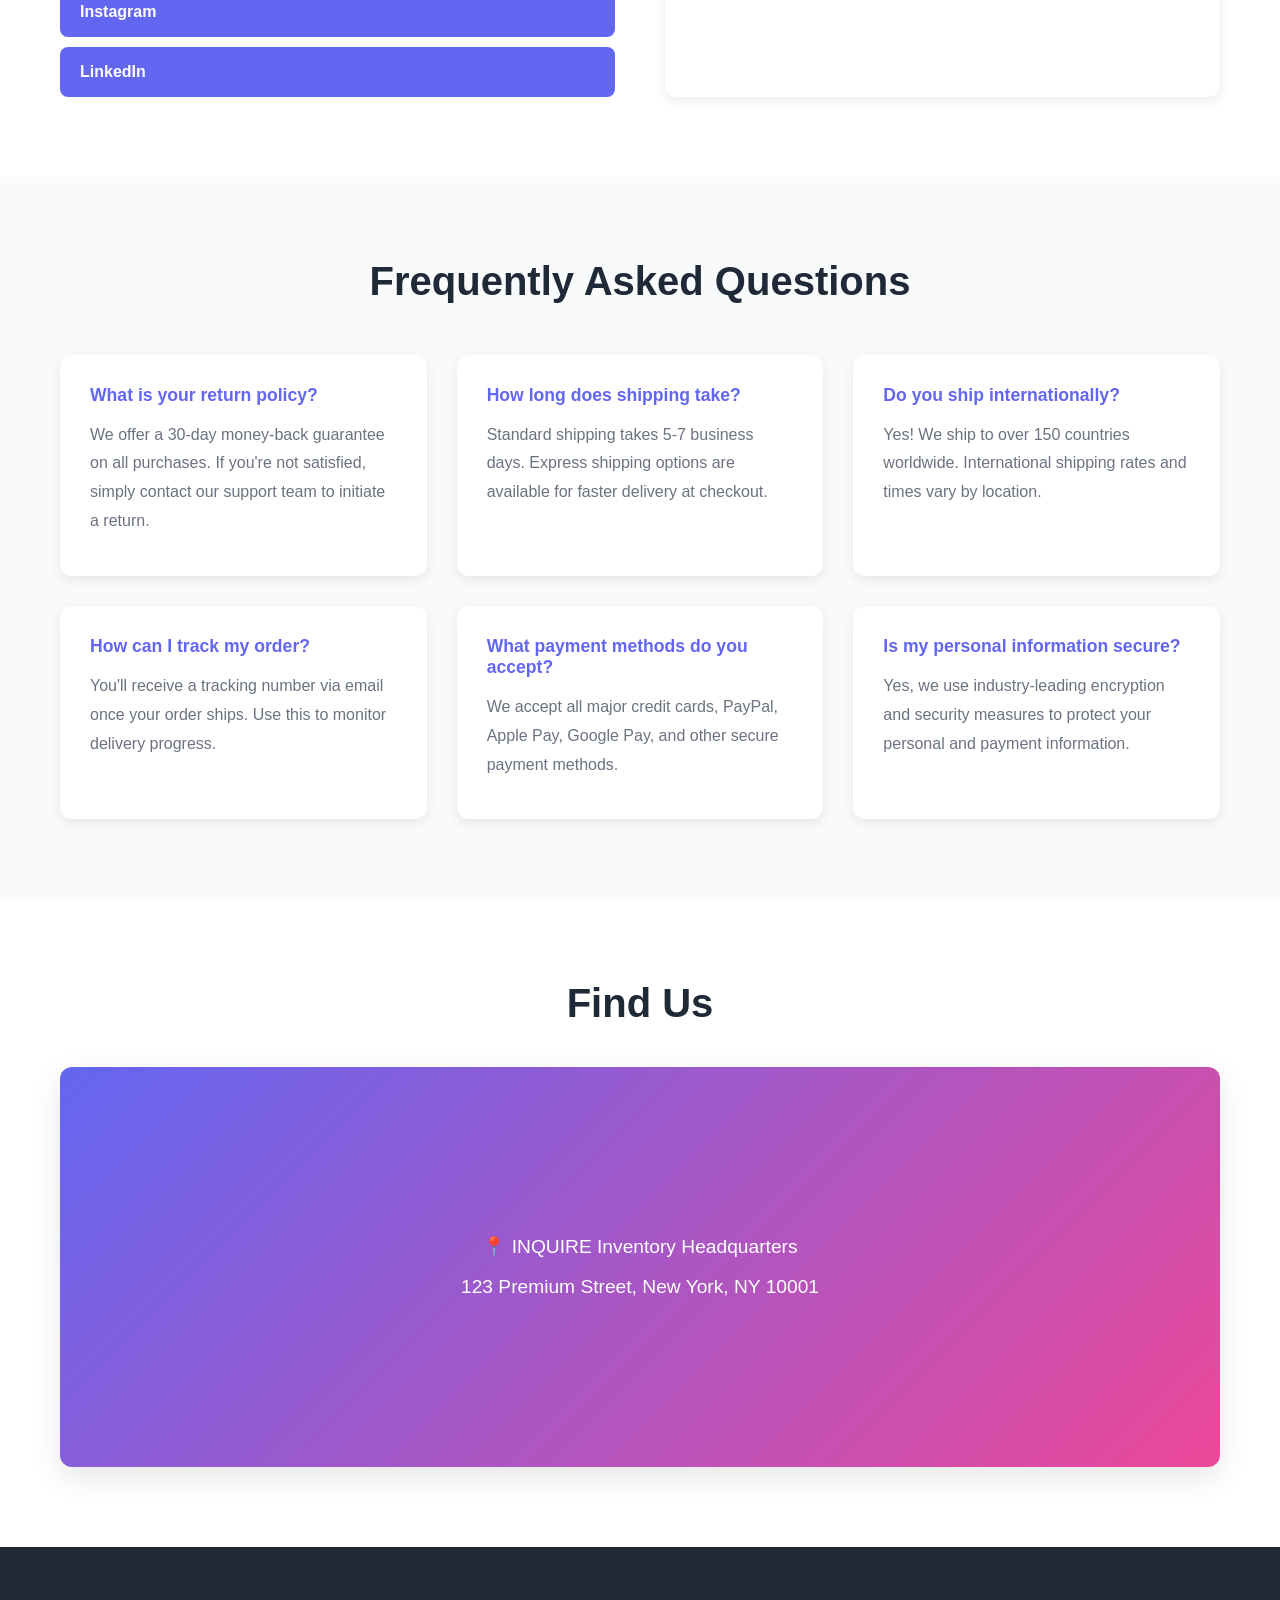
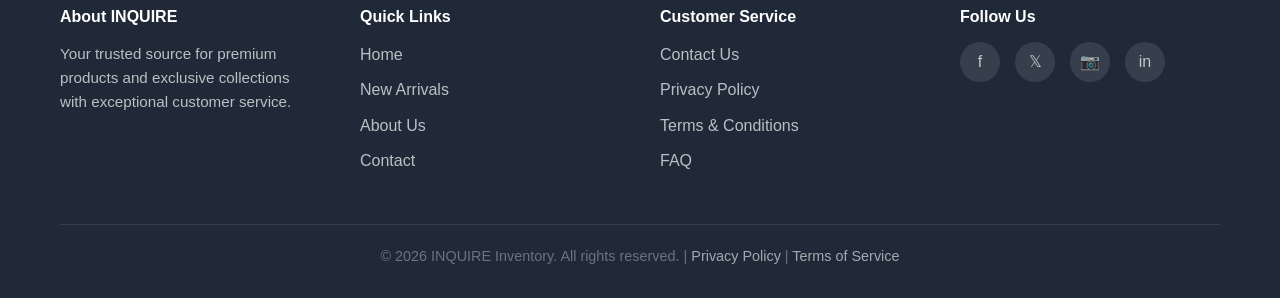
<file: CONTACT.HTML>
<!DOCTYPE html>
<html lang="en">
<head>
    <meta charset="UTF-8">
    <meta name="viewport" content="width=device-width, initial-scale=1.0">
    <meta name="description" content="Contact INQUIRE Inventory - Get in touch with our customer service team. We're here to help with any questions or feedback.">
    <meta name="keywords" content="contact us, INQUIRE inventory, customer service, support, inquiries">
    <meta name="author" content="INQUIRE Inventory">
    <meta name="robots" content="index, follow">
    <meta property="og:title" content="Contact INQUIRE Inventory - Get Support">
    <meta property="og:description" content="Reach out to INQUIRE Inventory customer service team for assistance.">
    <meta property="og:image" content="inquire.png">
    <title>Contact INQUIRE Inventory - Customer Support & Inquiries</title>
    <link rel="stylesheet" href="STYLE.CSS">
    <link rel="stylesheet" href="CONTACT.CSS">
    <link rel="icon" type="image/png" href="inquire.png">
</head>
<body>
    <!-- Navigation -->
    <nav class="navbar">
        <div class="container">
            <div class="navbar-content">
                <div class="logo">
                    <img src="inquire.png" alt="INQUIRE Inventory Logo" class="logo-img">
                    <span class="logo-text">INQUIRE</span>
                </div>
                <div class="hamburger" id="hamburger">
                    <span></span>
                    <span></span>
                    <span></span>
                </div>
                <ul class="nav-links" id="navLinks">
                    <li><a href="INDEX.HTML">Home</a></li>
                    <li><a href="NEW%20ARRIVAL.HTML">New Arrivals</a></li>
                    <li><a href="ABOUT.HTML">About</a></li>
                    <li><a href="CONTACT.HTML" class="active">Contact</a></li>
                    <li><a href="CART.HTML" class="cart-link">🛒 Cart <span class="cart-count" id="cartCount">0</span></a></li>
                </ul>
            </div>
        </div>
    </nav>

    <!-- Page Header -->
    <section class="page-header">
        <div class="container">
            <h1>Contact Us</h1>
            <p>We'd Love to Hear from You</p>
        </div>
    </section>

    <!-- Contact Section -->
    <section class="contact-section">
        <div class="container">
            <div class="contact-grid">
                <!-- Contact Information -->
                <div class="contact-info">
                    <h2>Get in Touch</h2>
                    <p>Have a question? We're here to help! Reach out to us through any of the following methods:</p>
                    
                    <div class="contact-methods">
                        <div class="contact-method">
                            <div class="method-icon">📧</div>
                            <h3>Email</h3>
                            <p>
                                <strong>Email:</strong>
                                <a href="mailto:inquireinventory151214@gmail.com">inquireinventory151214@gmail.com</a>
                            </p>
                        </div>
                        
                        <div class="contact-method">
                            <div class="method-icon">📞</div>
                            <h3>Phone</h3>
                            <p>
                                <strong>Toll Free:</strong> 1-800-INQUIRE<br>
                                <strong>International:</strong> +1-555-0123<br>
                                <strong>Hours:</strong> Mon-Fri, 9AM-6PM EST
                            </p>
                        </div>
                        
                        <div class="contact-method">
                            <div class="method-icon">📍</div>
                            <h3>Address</h3>
                            <p>
                                INQUIRE Inventory<br>
                                123 Premium Street<br>
                                New York, NY 10001<br>
                                United States
                            </p>
                        </div>
                        
                        <div class="contact-method">
                            <div class="method-icon">⏰</div>
                            <h3>Business Hours</h3>
                            <p>
                                <strong>Monday - Friday:</strong> 9:00 AM - 6:00 PM<br>
                                <strong>Saturday:</strong> 10:00 AM - 4:00 PM<br>
                                <strong>Sunday:</strong> Closed<br>
                                <strong>Holidays:</strong> Closed
                            </p>
                        </div>
                    </div>

                    <div class="social-contact">
                        <h3>Follow Us on Social Media</h3>
                        <div class="social-links-large">
                            <a href="#facebook" aria-label="Facebook"><span>Facebook</span></a>
                            <a href="#twitter" aria-label="Twitter"><span>Twitter</span></a>
                            <a href="#instagram" aria-label="Instagram"><span>Instagram</span></a>
                            <a href="#linkedin" aria-label="LinkedIn"><span>LinkedIn</span></a>
                        </div>
                    </div>
                </div>

                <!-- Contact Form -->
                <div class="contact-form-wrapper">
                    <h2>Send us a Message</h2>
                    <form class="contact-form" id="contactForm">
                        <div class="form-group">
                            <label for="name">Full Name *</label>
                            <input type="text" id="name" name="name" placeholder="Your full name" required>
                        </div>

                        <div class="form-group">
                            <label for="email">Email Address *</label>
                            <input type="email" id="email" name="email" placeholder="your.email@example.com" required>
                        </div>

                        <div class="form-group">
                            <label for="phone">Phone Number</label>
                            <input type="tel" id="phone" name="phone" placeholder="(555) 123-4567">
                        </div>
                        
                        <div class="form-actions">
                            <button type="button" class="btn btn-secondary" id="loadFormBtn">Load Saved Data</button>
                            <button type="button" class="btn btn-secondary" id="clearFormBtn">Clear Saved Data</button>
                        </div>

                        <div class="form-group">
                            <label for="subject">Subject *</label>
                            <select id="subject" name="subject" required>
                                <option value="">Select a subject</option>
                                <option value="product-inquiry">Product Inquiry</option>
                                <option value="order-issue">Order Issue</option>
                                <option value="shipping">Shipping & Delivery</option>
                                <option value="returns">Returns & Refunds</option>
                                <option value="feedback">General Feedback</option>
                                <option value="partnership">Partnership Inquiry</option>
                                <option value="other">Other</option>
                            </select>
                        </div>

                        <div class="form-group">
                            <label for="message">Message *</label>
                            <textarea id="message" name="message" rows="6" placeholder="Tell us how we can help you..." required></textarea>
                        </div>

                        <div class="form-group checkbox">
                            <input type="checkbox" id="consent" name="consent" required>
                            <label for="consent">I agree to be contacted by INQUIRE Inventory regarding my inquiry</label>
                        </div>

                        <button type="submit" class="btn btn-primary btn-submit">Send Message</button>
                        <p class="auto-save-notice" id="autoSaveNotice" style="display:none; color: #10b981; margin-top: 10px; font-weight: 600;">✓ Form data saved automatically</p>
                    </form>
                </div>
            </div>
        </div>
    </section>

    <!-- FAQ Section -->
    <section class="faq-section">
        <div class="container">
            <h2 class="section-title">Frequently Asked Questions</h2>
            <div class="faq-grid">
                <div class="faq-item">
                    <h3>What is your return policy?</h3>
                    <p>We offer a 30-day money-back guarantee on all purchases. If you're not satisfied, simply contact our support team to initiate a return.</p>
                </div>
                <div class="faq-item">
                    <h3>How long does shipping take?</h3>
                    <p>Standard shipping takes 5-7 business days. Express shipping options are available for faster delivery at checkout.</p>
                </div>
                <div class="faq-item">
                    <h3>Do you ship internationally?</h3>
                    <p>Yes! We ship to over 150 countries worldwide. International shipping rates and times vary by location.</p>
                </div>
                <div class="faq-item">
                    <h3>How can I track my order?</h3>
                    <p>You'll receive a tracking number via email once your order ships. Use this to monitor delivery progress.</p>
                </div>
                <div class="faq-item">
                    <h3>What payment methods do you accept?</h3>
                    <p>We accept all major credit cards, PayPal, Apple Pay, Google Pay, and other secure payment methods.</p>
                </div>
                <div class="faq-item">
                    <h3>Is my personal information secure?</h3>
                    <p>Yes, we use industry-leading encryption and security measures to protect your personal and payment information.</p>
                </div>
            </div>
        </div>
    </section>

    <!-- Map Section (Placeholder) -->
    <section class="map-section">
        <div class="container">
            <h2>Find Us</h2>
            <div class="map-placeholder">
                <div class="map-content">
                    <p>📍 INQUIRE Inventory Headquarters</p>
                    <p>123 Premium Street, New York, NY 10001</p>
                </div>
            </div>
        </div>
    </section>

    <!-- Footer -->
    <footer class="footer">
        <div class="container">
            <div class="footer-content">
                <div class="footer-section">
                    <h4>About INQUIRE</h4>
                    <p>Your trusted source for premium products and exclusive collections with exceptional customer service.</p>
                </div>
                <div class="footer-section">
                    <h4>Quick Links</h4>
                    <ul>
                        <li><a href="INDEX.HTML">Home</a></li>
                        <li><a href="NEW%20ARRIVAL.HTML">New Arrivals</a></li>
                        <li><a href="ABOUT.HTML">About Us</a></li>
                        <li><a href="CONTACT.HTML">Contact</a></li>
                    </ul>
                </div>
                <div class="footer-section">
                    <h4>Customer Service</h4>
                    <ul>
                        <li><a href="CONTACT.HTML">Contact Us</a></li>
                        <li><a href="#privacy">Privacy Policy</a></li>
                        <li><a href="#terms">Terms & Conditions</a></li>
                        <li><a href="#faq">FAQ</a></li>
                    </ul>
                </div>
                <div class="footer-section">
                    <h4>Follow Us</h4>
                    <div class="social-links">
                        <a href="#facebook" aria-label="Facebook">f</a>
                        <a href="#twitter" aria-label="Twitter">𝕏</a>
                        <a href="#instagram" aria-label="Instagram">📷</a>
                        <a href="#linkedin" aria-label="LinkedIn">in</a>
                    </div>
                </div>
            </div>
            <div class="footer-bottom">
                <p>&copy; 2026 INQUIRE Inventory. All rights reserved. | <a href="#privacy">Privacy Policy</a> | <a href="#terms">Terms of Service</a></p>
            </div>
        </div>
    </footer>

    <script src="SCRIPT.JS"></script>
</body>
</html>
</file>
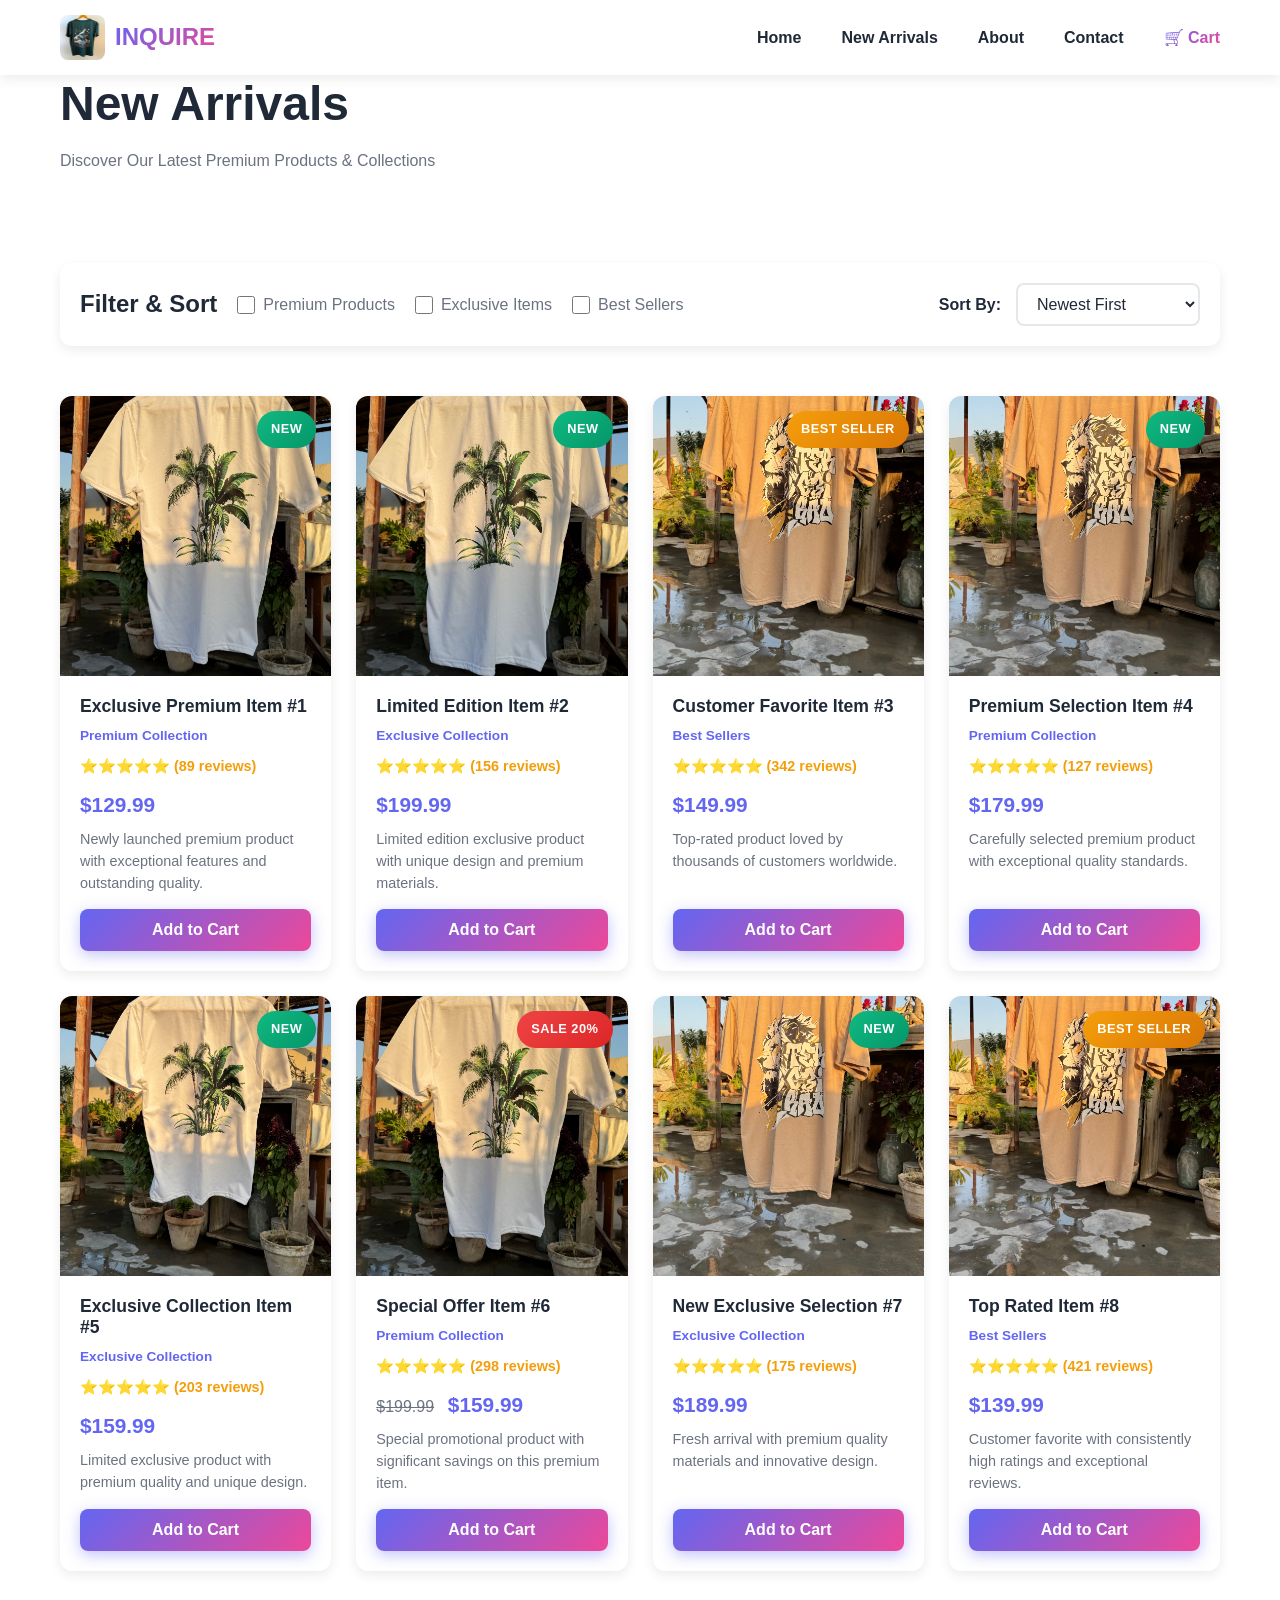
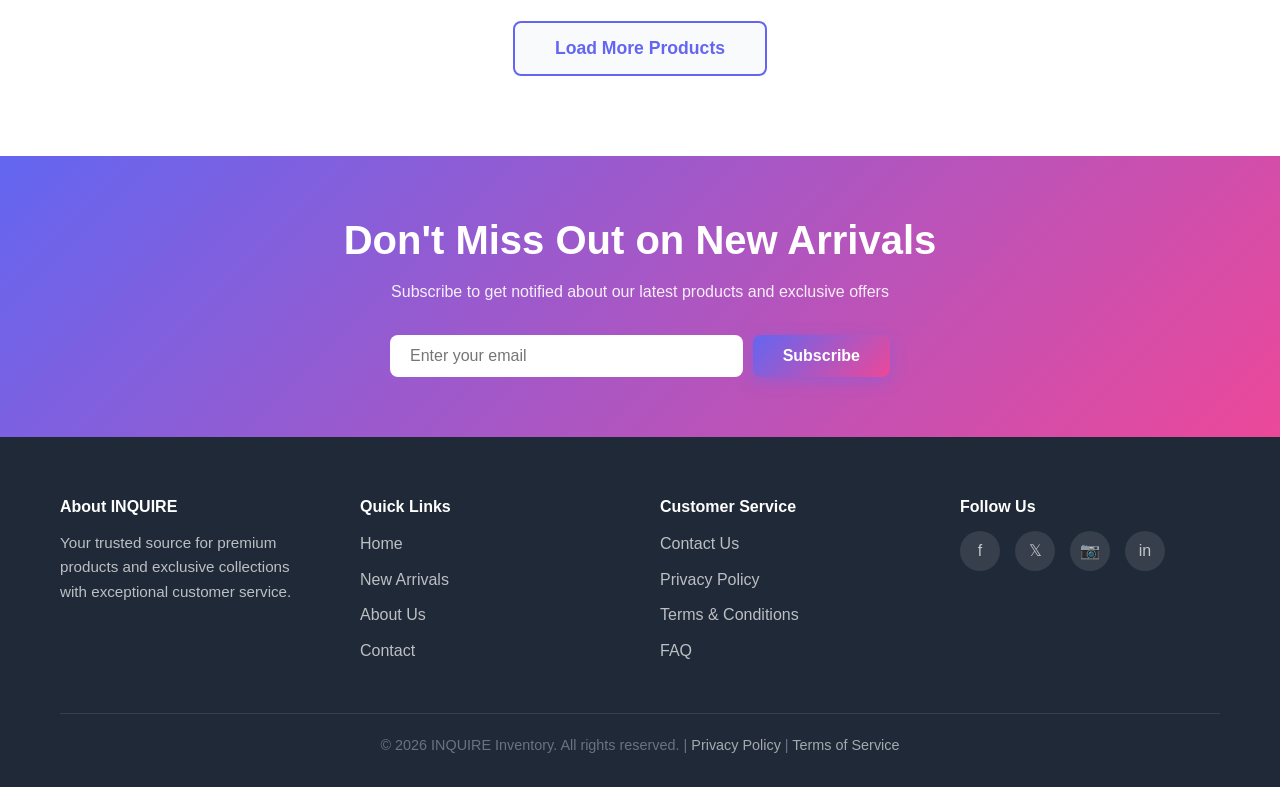
<file: NEW ARRIVAL.HTML>
<!DOCTYPE html>
<html lang="en">
<head>
    <meta charset="UTF-8">
    <meta name="viewport" content="width=device-width, initial-scale=1.0">
    <meta name="description" content="New Arrivals at INQUIRE Inventory - Discover the latest premium products and exclusive collections. Fresh inventory updated regularly.">
    <meta name="keywords" content="new arrivals, new products, latest items, exclusive collections, INQUIRE inventory">
    <meta name="author" content="INQUIRE Inventory">
    <meta name="robots" content="index, follow">
    <meta property="og:title" content="New Arrivals - INQUIRE Inventory">
    <meta property="og:description" content="Explore the latest premium products and exclusive collections at INQUIRE Inventory.">
    <meta property="og:image" content="inquire.png">
    <title>New Arrivals - Latest Premium Products at INQUIRE Inventory</title>
    <link rel="stylesheet" href="STYLE.CSS">
    <link rel="stylesheet" href="NEW%20ARRIVAL.CSS">
    <link rel="icon" type="image/png" href="inquire.png">
</head>
<body>
    <!-- Navigation -->
    <nav class="navbar">
        <div class="container">
            <div class="navbar-content">
                <div class="logo">
                    <img src="inquire.png" alt="INQUIRE Inventory Logo" class="logo-img">
                    <span class="logo-text">INQUIRE</span>
                </div>
                <div class="hamburger" id="hamburger">
                    <span></span>
                    <span></span>
                    <span></span>
                </div>
                <ul class="nav-links" id="navLinks">
                    <li><a href="INDEX.HTML">Home</a></li>
                    <li><a href="NEW%20ARRIVAL.HTML" class="active">New Arrivals</a></li>
                    <li><a href="ABOUT.HTML">About</a></li>
                    <li><a href="CONTACT.HTML">Contact</a></li>
                    <li><a href="CART.HTML" class="cart-link">🛒 Cart <span class="cart-count" id="cartCount">0</span></a></li>
                </ul>
            </div>
        </div>
    </nav>

    <!-- Page Header -->
    <section class="page-header">
        <div class="container">
            <h1>New Arrivals</h1>
            <p>Discover Our Latest Premium Products & Collections</p>
        </div>
    </section>

    <!-- New Arrivals Section -->
    <section class="new-arrivals-section">
        <div class="container">
            <!-- Filters & Sorting -->
            <div class="filters-container">
                <div class="filters-left">
                    <h3>Filter & Sort</h3>
                    <div class="filter-group">
                        <label>
                            <input type="checkbox" class="filter-checkbox" value="premium"> Premium Products
                        </label>
                        <label>
                            <input type="checkbox" class="filter-checkbox" value="exclusive"> Exclusive Items
                        </label>
                        <label>
                            <input type="checkbox" class="filter-checkbox" value="bestseller"> Best Sellers
                        </label>
                    </div>
                </div>
                <div class="filters-right">
                    <label for="sort-select">Sort By:</label>
                    <select id="sort-select" class="sort-select">
                        <option value="newest">Newest First</option>
                        <option value="popular">Most Popular</option>
                        <option value="price-low">Price: Low to High</option>
                        <option value="price-high">Price: High to Low</option>
                        <option value="rating">Highest Rated</option>
                    </select>
                </div>
            </div>

            <!-- Products Grid -->
            <div class="new-products-grid">
                <!-- Product 1 -->
                <article class="new-product-card">
                    <div class="product-image-wrapper">
                        <img src="IMG_0222.jpg" alt="New Premium Collection Product 1 - INQUIRE Inventory" class="product-image">
                        <span class="badge badge-new">NEW</span>
                        <div class="overlay">
                            <button class="btn btn-secondary btn-sm">Quick View</button>
                        </div>
                    </div>
                    <div class="product-info">
                        <h3>Exclusive Premium Item #1</h3>
                        <p class="product-category">Premium Collection</p>
                        <div class="rating">⭐⭐⭐⭐⭐ (89 reviews)</div>
                        <p class="price">$129.99</p>
                        <p class="product-desc">Newly launched premium product with exceptional features and outstanding quality.</p>
                        <button class="btn btn-primary btn-add">Add to Cart</button>
                    </div>
                </article>

                <!-- Product 2 -->
                <article class="new-product-card">
                    <div class="product-image-wrapper">
                        <img src="IMG_0223.jpg" alt="New Exclusive Collection Product 2 - INQUIRE Inventory" class="product-image">
                        <span class="badge badge-new">NEW</span>
                        <div class="overlay">
                            <button class="btn btn-secondary btn-sm">Quick View</button>
                        </div>
                    </div>
                    <div class="product-info">
                        <h3>Limited Edition Item #2</h3>
                        <p class="product-category">Exclusive Collection</p>
                        <div class="rating">⭐⭐⭐⭐⭐ (156 reviews)</div>
                        <p class="price">$199.99</p>
                        <p class="product-desc">Limited edition exclusive product with unique design and premium materials.</p>
                        <button class="btn btn-primary btn-add">Add to Cart</button>
                    </div>
                </article>

                <!-- Product 3 -->
                <article class="new-product-card">
                    <div class="product-image-wrapper">
                        <img src="IMG_0217.jpg" alt="New Best Seller Product 3 - INQUIRE Inventory" class="product-image">
                        <span class="badge badge-bestseller">BEST SELLER</span>
                        <div class="overlay">
                            <button class="btn btn-secondary btn-sm">Quick View</button>
                        </div>
                    </div>
                    <div class="product-info">
                        <h3>Customer Favorite Item #3</h3>
                        <p class="product-category">Best Sellers</p>
                        <div class="rating">⭐⭐⭐⭐⭐ (342 reviews)</div>
                        <p class="price">$149.99</p>
                        <p class="product-desc">Top-rated product loved by thousands of customers worldwide.</p>
                        <button class="btn btn-primary btn-add">Add to Cart</button>
                    </div>
                </article>

                <!-- Product 4 -->
                <article class="new-product-card">
                    <div class="product-image-wrapper">
                        <img src="IMG_0218.jpg" alt="New Premium Selection Product 4 - INQUIRE Inventory" class="product-image">
                        <span class="badge badge-new">NEW</span>
                        <div class="overlay">
                            <button class="btn btn-secondary btn-sm">Quick View</button>
                        </div>
                    </div>
                    <div class="product-info">
                        <h3>Premium Selection Item #4</h3>
                        <p class="product-category">Premium Collection</p>
                        <div class="rating">⭐⭐⭐⭐⭐ (127 reviews)</div>
                        <p class="price">$179.99</p>
                        <p class="product-desc">Carefully selected premium product with exceptional quality standards.</p>
                        <button class="btn btn-primary btn-add">Add to Cart</button>
                    </div>
                </article>

                <!-- Product 5 -->
                <article class="new-product-card">
                    <div class="product-image-wrapper">
                        <img src="IMG_0219.jpg" alt="New Exclusive Item Product 5 - INQUIRE Inventory" class="product-image">
                        <span class="badge badge-new">NEW</span>
                        <div class="overlay">
                            <button class="btn btn-secondary btn-sm">Quick View</button>
                        </div>
                    </div>
                    <div class="product-info">
                        <h3>Exclusive Collection Item #5</h3>
                        <p class="product-category">Exclusive Collection</p>
                        <div class="rating">⭐⭐⭐⭐⭐ (203 reviews)</div>
                        <p class="price">$159.99</p>
                        <p class="product-desc">Limited exclusive product with premium quality and unique design.</p>
                        <button class="btn btn-primary btn-add">Add to Cart</button>
                    </div>
                </article>

                <!-- Product 6 -->
                <article class="new-product-card">
                    <div class="product-image-wrapper">
                        <img src="IMG_0221.jpg" alt="New Collection Product 6 - INQUIRE Inventory" class="product-image">
                        <span class="badge badge-sale">SALE 20%</span>
                        <div class="overlay">
                            <button class="btn btn-secondary btn-sm">Quick View</button>
                        </div>
                    </div>
                    <div class="product-info">
                        <h3>Special Offer Item #6</h3>
                        <p class="product-category">Premium Collection</p>
                        <div class="rating">⭐⭐⭐⭐⭐ (298 reviews)</div>
                        <p class="price"><span class="original-price">$199.99</span> $159.99</p>
                        <p class="product-desc">Special promotional product with significant savings on this premium item.</p>
                        <button class="btn btn-primary btn-add">Add to Cart</button>
                    </div>
                </article>

                <!-- Product 7 -->
                <article class="new-product-card">
                    <div class="product-image-wrapper">
                        <img src="IMG_0214.jpg" alt="New Exclusive Selection Product 7 - INQUIRE Inventory" class="product-image">
                        <span class="badge badge-new">NEW</span>
                        <div class="overlay">
                            <button class="btn btn-secondary btn-sm">Quick View</button>
                        </div>
                    </div>
                    <div class="product-info">
                        <h3>New Exclusive Selection #7</h3>
                        <p class="product-category">Exclusive Collection</p>
                        <div class="rating">⭐⭐⭐⭐⭐ (175 reviews)</div>
                        <p class="price">$189.99</p>
                        <p class="product-desc">Fresh arrival with premium quality materials and innovative design.</p>
                        <button class="btn btn-primary btn-add">Add to Cart</button>
                    </div>
                </article>

                <!-- Product 8 -->
                <article class="new-product-card">
                    <div class="product-image-wrapper">
                        <img src="IMG_0215.jpg" alt="New Premium Product 8 - INQUIRE Inventory" class="product-image">
                        <span class="badge badge-bestseller">BEST SELLER</span>
                        <div class="overlay">
                            <button class="btn btn-secondary btn-sm">Quick View</button>
                        </div>
                    </div>
                    <div class="product-info">
                        <h3>Top Rated Item #8</h3>
                        <p class="product-category">Best Sellers</p>
                        <div class="rating">⭐⭐⭐⭐⭐ (421 reviews)</div>
                        <p class="price">$139.99</p>
                        <p class="product-desc">Customer favorite with consistently high ratings and exceptional reviews.</p>
                        <button class="btn btn-primary btn-add">Add to Cart</button>
                    </div>
                </article>
            </div>

            <!-- Load More Button -->
            <div class="load-more-container">
                <button class="btn btn-secondary">Load More Products</button>
            </div>
        </div>
    </section>

    <!-- Newsletter CTA -->
    <section class="newsletter">
        <div class="container">
            <h2>Don't Miss Out on New Arrivals</h2>
            <p>Subscribe to get notified about our latest products and exclusive offers</p>
            <form class="newsletter-form" id="newsletterForm">
                <input type="email" placeholder="Enter your email" required aria-label="Email for newsletter">
                <button type="submit" class="btn btn-primary">Subscribe</button>
            </form>
        </div>
    </section>

    <!-- Footer -->
    <footer class="footer">
        <div class="container">
            <div class="footer-content">
                <div class="footer-section">
                    <h4>About INQUIRE</h4>
                    <p>Your trusted source for premium products and exclusive collections with exceptional customer service.</p>
                </div>
                <div class="footer-section">
                    <h4>Quick Links</h4>
                    <ul>
                        <li><a href="INDEX.HTML">Home</a></li>
                        <li><a href="NEW%20ARRIVAL.HTML">New Arrivals</a></li>
                        <li><a href="ABOUT.HTML">About Us</a></li>
                        <li><a href="CONTACT.HTML">Contact</a></li>
                    </ul>
                </div>
                <div class="footer-section">
                    <h4>Customer Service</h4>
                    <ul>
                        <li><a href="CONTACT.HTML">Contact Us</a></li>
                        <li><a href="#privacy">Privacy Policy</a></li>
                        <li><a href="#terms">Terms & Conditions</a></li>
                        <li><a href="#faq">FAQ</a></li>
                    </ul>
                </div>
                <div class="footer-section">
                    <h4>Follow Us</h4>
                    <div class="social-links">
                        <a href="#facebook" aria-label="Facebook">f</a>
                        <a href="#twitter" aria-label="Twitter">𝕏</a>
                        <a href="#instagram" aria-label="Instagram">📷</a>
                        <a href="#linkedin" aria-label="LinkedIn">in</a>
                    </div>
                </div>
            </div>
            <div class="footer-bottom">
                <p>&copy; 2026 INQUIRE Inventory. All rights reserved. | <a href="#privacy">Privacy Policy</a> | <a href="#terms">Terms of Service</a></p>
            </div>
        </div>
    </footer>

    <script src="SCRIPT.JS"></script>
</body>
</html>
</file>
<file: STYLE.CSS>
/* ===== CSS Variables (Theme Colors) ===== */
:root {
    --primary-color: #6366f1;
    --secondary-color: #ec4899;
    --dark-color: #1f2937;
    --light-color: #f9fafb;
    --gray-color: #6b7280;
    --border-color: #e5e7eb;
    --success-color: #10b981;
    --warning-color: #f59e0b;
    --shadow: 0 10px 30px rgba(0, 0, 0, 0.1);
    --shadow-sm: 0 4px 12px rgba(0, 0, 0, 0.08);
}

/* ===== Global Styles ===== */
* {
    margin: 0;
    padding: 0;
    box-sizing: border-box;
}

html {
    scroll-behavior: smooth;
}

body {
    font-family: 'Segoe UI', Tahoma, Geneva, Verdana, sans-serif;
    line-height: 1.6;
    color: var(--dark-color);
    background-color: #ffffff;
    overflow-x: hidden;
}

.container {
    max-width: 1200px;
    margin: 0 auto;
    padding: 0 20px;
}

/* ===== Typography ===== */
h1, h2, h3, h4, h5, h6 {
    font-weight: 700;
    line-height: 1.2;
    margin-bottom: 15px;
}

h1 { font-size: 3rem; }
h2 { font-size: 2.5rem; }
h3 { font-size: 1.5rem; }

p {
    margin-bottom: 10px;
    color: var(--gray-color);
}

a {
    color: var(--primary-color);
    text-decoration: none;
    transition: color 0.3s ease;
}

a:hover {
    color: var(--secondary-color);
}

/* ===== Buttons ===== */
.btn {
    display: inline-block;
    padding: 12px 30px;
    border: none;
    border-radius: 8px;
    font-size: 1rem;
    font-weight: 600;
    cursor: pointer;
    transition: all 0.3s ease;
    text-align: center;
    text-decoration: none;
}

.btn-primary {
    background: linear-gradient(135deg, var(--primary-color), var(--secondary-color));
    color: white;
    box-shadow: 0 4px 15px rgba(99, 102, 241, 0.4);
}

.btn-primary:hover {
    transform: translateY(-3px);
    box-shadow: 0 6px 20px rgba(99, 102, 241, 0.6);
}

.btn-secondary {
    background-color: var(--light-color);
    color: var(--primary-color);
    border: 2px solid var(--primary-color);
}

.btn-secondary:hover {
    background-color: var(--primary-color);
    color: white;
}

/* ===== Navigation Bar ===== */
.navbar {
    background: white;
    box-shadow: var(--shadow-sm);
    position: sticky;
    top: 0;
    z-index: 1000;
}

.navbar-content {
    display: flex;
    justify-content: space-between;
    align-items: center;
    padding: 15px 0;
}

.logo {
    display: flex;
    align-items: center;
    gap: 10px;
    font-size: 1.5rem;
    font-weight: 800;
    color: var(--primary-color);
}

.logo-img {
    width: 45px;
    height: 45px;
    border-radius: 8px;
}

.logo-text {
    background: linear-gradient(135deg, var(--primary-color), var(--secondary-color));
    -webkit-background-clip: text;
    -webkit-text-fill-color: transparent;
    background-clip: text;
}

.nav-links {
    display: flex;
    list-style: none;
    gap: 40px;
}

.nav-links a {
    font-weight: 600;
    color: var(--dark-color);
    position: relative;
    transition: color 0.3s ease;
}

.nav-links a.active,
.nav-links a:hover {
    color: var(--primary-color);
}

.nav-links a::after {
    content: '';
    position: absolute;
    bottom: -5px;
    left: 0;
    width: 0;
    height: 2px;
    background: var(--primary-color);
    transition: width 0.3s ease;
}

.nav-links a:hover::after,
.nav-links a.active::after {
    width: 100%;
}

.cart-link {
    position: relative;
    font-weight: 700;
    background: linear-gradient(135deg, var(--primary-color), var(--secondary-color));
    -webkit-background-clip: text;
    -webkit-text-fill-color: transparent;
    background-clip: text;
}

.cart-count {
    display: inline-block;
    min-width: 22px;
    height: 22px;
    background: linear-gradient(135deg, var(--primary-color), var(--secondary-color));
    color: white;
    border-radius: 50%;
    text-align: center;
    line-height: 22px;
    font-size: 0.8rem;
    font-weight: 700;
    margin-left: 5px;
    -webkit-background-clip: unset;
    -webkit-text-fill-color: unset;
    background-clip: unset;
}

.hamburger {
    display: none;
    flex-direction: column;
    cursor: pointer;
    gap: 6px;
}

.hamburger span {
    width: 25px;
    height: 3px;
    background: var(--primary-color);
    border-radius: 2px;
    transition: all 0.3s ease;
}

/* ===== Hero Section ===== */
.hero {
    display: grid;
    grid-template-columns: 1fr 1fr;
    align-items: center;
    gap: 50px;
    padding: 80px 0;
    background: linear-gradient(135deg, rgba(99, 102, 241, 0.05), rgba(236, 72, 153, 0.05));
}

.hero-content h1 {
    font-size: 3.5rem;
    line-height: 1.1;
    margin-bottom: 20px;
    color: var(--dark-color);
}

.hero-subtitle {
    font-size: 1.3rem;
    color: var(--gray-color);
    margin-bottom: 30px;
}

.hero-image-container {
    position: relative;
    border-radius: 12px;
    overflow: hidden;
    box-shadow: var(--shadow);
}

.hero-image {
    width: 100%;
    height: auto;
    display: block;
    border-radius: 12px;
    transition: transform 0.3s ease;
}

.hero-image-container:hover .hero-image {
    transform: scale(1.05);
}

/* ===== Features Section ===== */
.features {
    padding: 80px 0;
    background-color: var(--light-color);
}

.section-title {
    text-align: center;
    margin-bottom: 50px;
    font-size: 2.5rem;
    color: var(--dark-color);
}

.features-grid {
    display: grid;
    grid-template-columns: repeat(auto-fit, minmax(250px, 1fr));
    gap: 30px;
}

.feature-card {
    background: white;
    padding: 30px;
    border-radius: 12px;
    text-align: center;
    box-shadow: var(--shadow-sm);
    transition: all 0.3s ease;
}

.feature-card:hover {
    transform: translateY(-10px);
    box-shadow: var(--shadow);
}

.feature-icon {
    font-size: 3rem;
    margin-bottom: 15px;
}

.feature-card h3 {
    color: var(--primary-color);
    margin-bottom: 15px;
}

/* ===== Products Section ===== */
.products {
    padding: 80px 0;
}

.products-grid {
    display: grid;
    grid-template-columns: repeat(auto-fit, minmax(280px, 1fr));
    gap: 30px;
    margin-bottom: 50px;
}

.product-card {
    background: white;
    border-radius: 12px;
    overflow: hidden;
    box-shadow: var(--shadow-sm);
    transition: all 0.3s ease;
}

.product-card:hover {
    transform: translateY(-10px);
    box-shadow: var(--shadow);
}

.product-image-wrapper {
    position: relative;
    overflow: hidden;
    height: 250px;
}

.product-image {
    width: 100%;
    height: 100%;
    object-fit: cover;
    transition: transform 0.3s ease;
}

.product-card:hover .product-image {
    transform: scale(1.1);
}

.badge {
    position: absolute;
    top: 15px;
    right: 15px;
    background: linear-gradient(135deg, var(--primary-color), var(--secondary-color));
    color: white;
    padding: 6px 12px;
    border-radius: 20px;
    font-size: 0.85rem;
    font-weight: 600;
}

.product-info {
    padding: 20px;
}

.product-info h3 {
    color: var(--dark-color);
    margin-bottom: 10px;
    font-size: 1.2rem;
}

.product-desc {
    color: var(--gray-color);
    font-size: 0.95rem;
    margin-bottom: 15px;
    line-height: 1.5;
}

.rating {
    color: var(--warning-color);
    margin-bottom: 15px;
    font-weight: 600;
}

.view-all-container {
    display: flex;
    justify-content: center;
}

/* ===== Categories Section ===== */
.categories {
    padding: 80px 0;
    background-color: var(--light-color);
}

.categories-grid {
    display: grid;
    grid-template-columns: repeat(auto-fit, minmax(300px, 1fr));
    gap: 30px;
}

.category-card {
    position: relative;
    overflow: hidden;
    border-radius: 12px;
    height: 350px;
    cursor: pointer;
}

.category-image {
    width: 100%;
    height: 100%;
    object-fit: cover;
    transition: transform 0.3s ease;
}

.category-card:hover .category-image {
    transform: scale(1.1);
}

.category-card h3 {
    position: absolute;
    bottom: 30px;
    left: 20px;
    color: white;
    font-size: 1.8rem;
    z-index: 2;
}

.category-card p {
    position: absolute;
    bottom: 10px;
    left: 20px;
    color: rgba(255, 255, 255, 0.9);
    z-index: 2;
}

.category-card::before {
    content: '';
    position: absolute;
    bottom: 0;
    left: 0;
    width: 100%;
    height: 40%;
    background: linear-gradient(to top, rgba(0, 0, 0, 0.5), transparent);
    z-index: 1;
}

/* ===== Testimonials Section ===== */
.testimonials {
    padding: 80px 0;
}

.testimonials-grid {
    display: grid;
    grid-template-columns: repeat(auto-fit, minmax(300px, 1fr));
    gap: 30px;
}

.testimonial-card {
    background: white;
    padding: 30px;
    border-radius: 12px;
    border-left: 4px solid var(--primary-color);
    box-shadow: var(--shadow-sm);
    transition: all 0.3s ease;
}

.testimonial-card:hover {
    transform: translateY(-5px);
    box-shadow: var(--shadow);
}

.stars {
    font-size: 1.2rem;
    margin-bottom: 15px;
}

.testimonial-text {
    font-style: italic;
    color: var(--dark-color);
    margin-bottom: 15px;
    line-height: 1.8;
}

.testimonial-author {
    font-weight: 600;
    color: var(--primary-color);
}

/* ===== Newsletter Section ===== */
.newsletter {
    padding: 60px 0;
    background: linear-gradient(135deg, var(--primary-color), var(--secondary-color));
    color: white;
}

.newsletter h2 {
    text-align: center;
    margin-bottom: 15px;
    color: white;
}

.newsletter p {
    text-align: center;
    margin-bottom: 30px;
    color: rgba(255, 255, 255, 0.9);
}

.newsletter-form {
    display: flex;
    max-width: 500px;
    margin: 0 auto;
    gap: 10px;
}

.newsletter-form input {
    flex: 1;
    padding: 12px 20px;
    border: none;
    border-radius: 8px;
    font-size: 1rem;
    outline: none;
}

/* ===== Footer ===== */
.footer {
    background-color: var(--dark-color);
    color: white;
    padding: 60px 0 20px;
}

.footer-content {
    display: grid;
    grid-template-columns: repeat(auto-fit, minmax(250px, 1fr));
    gap: 40px;
    margin-bottom: 40px;
}

.footer-section h4 {
    color: white;
    margin-bottom: 15px;
}

.footer-section p {
    color: rgba(255, 255, 255, 0.7);
    font-size: 0.95rem;
}

.footer-section ul {
    list-style: none;
}

.footer-section ul li {
    margin-bottom: 10px;
}

.footer-section a {
    color: rgba(255, 255, 255, 0.7);
    transition: color 0.3s ease;
}

.footer-section a:hover {
    color: var(--primary-color);
}

.social-links {
    display: flex;
    gap: 15px;
}

.social-links a {
    display: flex;
    align-items: center;
    justify-content: center;
    width: 40px;
    height: 40px;
    background: rgba(255, 255, 255, 0.1);
    border-radius: 50%;
    transition: all 0.3s ease;
}

.social-links a:hover {
    background: var(--primary-color);
}

.footer-bottom {
    border-top: 1px solid rgba(255, 255, 255, 0.1);
    padding-top: 20px;
    text-align: center;
    color: rgba(255, 255, 255, 0.6);
    font-size: 0.9rem;
}

.footer-bottom a {
    color: rgba(255, 255, 255, 0.6);
}

/* ===== Responsive Design ===== */
@media (max-width: 768px) {
    /* Typography */
    h1 { font-size: 2rem; }
    h2 { font-size: 1.8rem; }
    h3 { font-size: 1.2rem; }

    /* Navigation */
    .nav-links {
        display: none;
        flex-direction: column;
        gap: 20px;
        position: absolute;
        top: 70px;
        left: 0;
        right: 0;
        background: white;
        padding: 20px;
        box-shadow: var(--shadow-sm);
    }

    .nav-links.active {
        display: flex;
    }

    .hamburger {
        display: flex;
    }

    /* Hero Section */
    .hero {
        grid-template-columns: 1fr;
        padding: 50px 0;
        gap: 30px;
    }

    .hero-content h1 {
        font-size: 2rem;
    }

    .hero-subtitle {
        font-size: 1.1rem;
    }

    /* Section Titles */
    .section-title {
        font-size: 2rem;
    }

    /* Features Grid */
    .features-grid {
        grid-template-columns: 1fr;
        gap: 20px;
    }

    /* Products Grid */
    .products-grid {
        grid-template-columns: 1fr;
        gap: 20px;
    }

    /* Categories Grid */
    .categories-grid {
        grid-template-columns: 1fr;
    }

    /* Testimonials */
    .testimonials-grid {
        grid-template-columns: 1fr;
    }

    /* Newsletter */
    .newsletter-form {
        flex-direction: column;
    }

    /* Footer */
    .footer-content {
        grid-template-columns: 1fr;
        gap: 30px;
    }
}

@media (max-width: 480px) {
    /* Typography */
    h1 { font-size: 1.5rem; }
    h2 { font-size: 1.3rem; }

    .container {
        padding: 0 15px;
    }

    /* Hero */
    .hero {
        padding: 30px 0;
    }

    .hero-content h1 {
        font-size: 1.5rem;
    }

    .btn {
        padding: 10px 20px;
        font-size: 0.9rem;
    }

    /* Navbar */
    .navbar-content {
        padding: 10px 0;
    }

    .logo-img {
        width: 35px;
        height: 35px;
    }

    .logo-text {
        font-size: 1.2rem;
    }

    /* Feature Cards */
    .feature-icon {
        font-size: 2rem;
    }

    /* Product Cards */
    .product-image-wrapper {
        height: 200px;
    }

    /* Categories */
    .category-card {
        height: 250px;
    }

    .category-card h3 {
        font-size: 1.3rem;
    }
}

/* ===== Loading & Animation ===== */
@keyframes fadeInUp {
    from {
        opacity: 0;
        transform: translateY(30px);
    }
    to {
        opacity: 1;
        transform: translateY(0);
    }
}

.fade-in {
    animation: fadeInUp 0.6s ease-out;
}
</file>
<file: ABOUT.CSS>
/* ===== About Page Specific Styles ===== */

/* Page Header */
.page-header {
    background: linear-gradient(135deg, var(--primary-color), var(--secondary-color));
    color: white;
    padding: 60px 0;
    text-align: center;
}

.page-header h1 {
    font-size: 2.8rem;
    margin-bottom: 10px;
    color: white;
}

.page-header p {
    font-size: 1.2rem;
    color: rgba(255, 255, 255, 0.9);
}

/* About Hero Section */
.about-hero {
    padding: 80px 0;
}

.about-grid {
    display: grid;
    grid-template-columns: 1fr 1fr;
    gap: 50px;
    align-items: center;
}

.about-content h2 {
    margin-bottom: 20px;
    color: var(--dark-color);
}

.about-content p {
    margin-bottom: 20px;
    line-height: 1.8;
    color: var(--gray-color);
    font-size: 1.05rem;
}

.about-image {
    border-radius: 12px;
    overflow: hidden;
    box-shadow: var(--shadow);
}

.about-img {
    width: 100%;
    height: auto;
    display: block;
    border-radius: 12px;
    transition: transform 0.3s ease;
}

.about-image:hover .about-img {
    transform: scale(1.05);
}

/* Mission & Vision Section */
.mission-vision {
    padding: 80px 0;
    background-color: var(--light-color);
}

.mission-grid {
    display: grid;
    grid-template-columns: repeat(auto-fit, minmax(300px, 1fr));
    gap: 30px;
}

.mission-card {
    background: white;
    padding: 40px;
    border-radius: 12px;
    text-align: center;
    box-shadow: var(--shadow-sm);
    transition: all 0.3s ease;
}

.mission-card:hover {
    transform: translateY(-10px);
    box-shadow: var(--shadow);
}

.mission-icon {
    font-size: 3rem;
    margin-bottom: 15px;
}

.mission-card h3 {
    color: var(--primary-color);
    margin-bottom: 15px;
    font-size: 1.5rem;
}

.mission-card p {
    line-height: 1.8;
    color: var(--gray-color);
}

/* Why Choose Section */
.why-choose {
    padding: 80px 0;
}

.choose-grid {
    display: grid;
    grid-template-columns: repeat(auto-fit, minmax(280px, 1fr));
    gap: 30px;
}

.choose-card {
    background: white;
    padding: 30px;
    border-radius: 12px;
    border-left: 4px solid var(--primary-color);
    box-shadow: var(--shadow-sm);
    transition: all 0.3s ease;
}

.choose-card:hover {
    transform: translateY(-10px);
    box-shadow: var(--shadow);
}

.choose-number {
    font-size: 2.5rem;
    font-weight: 800;
    color: var(--primary-color);
    margin-bottom: 10px;
    opacity: 0.2;
}

.choose-card h3 {
    color: var(--dark-color);
    margin-bottom: 15px;
    font-size: 1.3rem;
}

.choose-card p {
    color: var(--gray-color);
    line-height: 1.6;
}

/* Team Section */
.team-section {
    padding: 80px 0;
    background-color: var(--light-color);
}

.team-grid {
    display: grid;
    grid-template-columns: repeat(auto-fit, minmax(300px, 1fr));
    gap: 30px;
}

.team-member {
    background: white;
    border-radius: 12px;
    overflow: hidden;
    box-shadow: var(--shadow-sm);
    transition: all 0.3s ease;
    text-align: center;
}

.team-member:hover {
    transform: translateY(-10px);
    box-shadow: var(--shadow);
}

.team-image {
    width: 100%;
    height: 300px;
    overflow: hidden;
    background: var(--light-color);
}

.team-img {
    width: 100%;
    height: 100%;
    object-fit: cover;
    transition: transform 0.3s ease;
}

.team-member:hover .team-img {
    transform: scale(1.1);
}

.team-member h3 {
    padding: 20px 20px 10px;
    color: var(--dark-color);
    font-size: 1.3rem;
}

.position {
    color: var(--primary-color);
    font-weight: 600;
    padding: 0 20px;
    margin-bottom: 10px !important;
}

.bio {
    padding: 0 20px 20px;
    color: var(--gray-color);
    font-size: 0.95rem;
}

/* Stats Section */
.stats-section {
    background: linear-gradient(135deg, var(--primary-color), var(--secondary-color));
    color: white;
    padding: 80px 0;
}

.stats-grid {
    display: grid;
    grid-template-columns: repeat(auto-fit, minmax(200px, 1fr));
    gap: 30px;
    text-align: center;
}

.stat {
    padding: 20px;
}

.stat-number {
    font-size: 3rem;
    font-weight: 800;
    color: white;
    margin-bottom: 10px;
}

.stat p {
    font-size: 1.1rem;
    color: rgba(255, 255, 255, 0.9);
}

/* CTA About Section */
.cta-about {
    background-color: var(--light-color);
    padding: 80px 0;
    text-align: center;
}

.cta-about h2 {
    font-size: 2.5rem;
    margin-bottom: 15px;
    color: var(--dark-color);
}

.cta-about p {
    font-size: 1.2rem;
    margin-bottom: 30px;
    color: var(--gray-color);
}

/* ===== Responsive Design for About Page ===== */
@media (max-width: 768px) {
    .page-header h1 {
        font-size: 2rem;
    }

    .about-grid {
        grid-template-columns: 1fr;
        gap: 30px;
    }

    .about-content p {
        font-size: 1rem;
    }

    .mission-grid {
        grid-template-columns: 1fr;
    }

    .choose-grid {
        grid-template-columns: 1fr;
    }

    .team-grid {
        grid-template-columns: 1fr;
    }

    .stats-grid {
        grid-template-columns: repeat(2, 1fr);
    }

    .stat-number {
        font-size: 2rem;
    }

    .cta-about h2 {
        font-size: 1.8rem;
    }
}

@media (max-width: 480px) {
    .page-header h1 {
        font-size: 1.5rem;
    }

    .page-header p {
        font-size: 1rem;
    }

    .about-content h2 {
        font-size: 1.5rem;
    }

    .mission-card h3 {
        font-size: 1.2rem;
    }

    .choose-card h3 {
        font-size: 1.2rem;
    }

    .stats-grid {
        grid-template-columns: 1fr;
    }

    .stat-number {
        font-size: 1.8rem;
    }

    .cta-about h2 {
        font-size: 1.5rem;
    }

    .cta-about p {
        font-size: 1rem;
    }
}
</file>
<file: CART.CSS>
/* ===== Cart Page Specific Styles ===== */

.cart-section {
    padding: 80px 0;
    min-height: 60vh;
}

.cart-grid {
    display: grid;
    grid-template-columns: 2fr 1fr;
    gap: 30px;
}

/* Cart Items Container */
.items-container {
    display: flex;
    flex-direction: column;
    gap: 20px;
}

.cart-item {
    background: white;
    border-radius: 12px;
    padding: 20px;
    display: flex;
    gap: 20px;
    box-shadow: var(--shadow-sm);
    transition: all 0.3s ease;
}

.cart-item:hover {
    box-shadow: var(--shadow);
}

.item-image {
    width: 120px;
    height: 120px;
    border-radius: 8px;
    overflow: hidden;
    flex-shrink: 0;
}

.item-image img {
    width: 100%;
    height: 100%;
    object-fit: cover;
}

.item-details {
    flex: 1;
}

.item-name {
    font-size: 1.2rem;
    font-weight: 700;
    color: var(--dark-color);
    margin-bottom: 8px;
}

.item-category {
    color: var(--primary-color);
    font-size: 0.9rem;
    font-weight: 600;
    margin-bottom: 10px;
}

.item-price {
    font-size: 1.1rem;
    font-weight: 700;
    color: var(--primary-color);
    margin-bottom: 15px;
}

.item-controls {
    display: flex;
    align-items: center;
    gap: 15px;
}

.quantity-control {
    display: flex;
    align-items: center;
    border: 2px solid var(--border-color);
    border-radius: 8px;
    overflow: hidden;
}

.qty-btn {
    width: 35px;
    height: 35px;
    border: none;
    background: var(--light-color);
    cursor: pointer;
    font-weight: 700;
    color: var(--primary-color);
    transition: all 0.3s ease;
}

.qty-btn:hover {
    background: var(--primary-color);
    color: white;
}

.qty-input {
    width: 50px;
    text-align: center;
    border: none;
    background: white;
    font-weight: 700;
    font-size: 1rem;
}

.qty-input:focus {
    outline: none;
}

.item-subtotal {
    font-size: 1.1rem;
    font-weight: 700;
    color: var(--dark-color);
    min-width: 80px;
    text-align: right;
}

.remove-btn {
    background: #ef4444;
    color: white;
    border: none;
    min-width: 78px;
    min-height: 34px;
    padding: 7px 12px;
    border-radius: 6px;
    cursor: pointer;
    font-size: 0.88rem;
    font-weight: 600;
    line-height: 1;
    transition: all 0.3s ease;
}

.remove-btn:hover {
    background: #dc2626;
}

/* Empty Cart */
.empty-cart-message {
    text-align: center;
    padding: 60px 20px;
    background: var(--light-color);
    border-radius: 12px;
}

.empty-cart-message p {
    font-size: 1.3rem;
    color: var(--dark-color);
    margin-bottom: 30px;
}

/* Cart Summary */
.cart-summary {
    background: white;
    border-radius: 12px;
    padding: 30px;
    box-shadow: var(--shadow-sm);
    height: fit-content;
    position: sticky;
    top: 100px;
}

.cart-summary h2 {
    margin-bottom: 25px;
    color: var(--dark-color);
}

.summary-details {
    margin-bottom: 25px;
}

.summary-row {
    display: flex;
    justify-content: space-between;
    margin-bottom: 12px;
    color: var(--gray-color);
    font-weight: 600;
}

.summary-row.divider {
    padding-top: 12px;
    border-top: 2px solid var(--border-color);
    margin-bottom: 0;
    color: var(--dark-color);
    font-size: 1.2rem;
}

.total-amount {
    color: var(--primary-color);
    font-size: 1.2rem;
}

/* Shipping Options */
.shipping-options {
    margin-bottom: 25px;
    padding-bottom: 25px;
    border-bottom: 2px solid var(--border-color);
}

.shipping-options h3 {
    margin-bottom: 15px;
    color: var(--dark-color);
    font-size: 1.1rem;
}

.option {
    display: flex;
    align-items: center;
    margin-bottom: 12px;
    cursor: pointer;
}

.option input[type="radio"] {
    width: 18px;
    height: 18px;
    margin-right: 10px;
    cursor: pointer;
    accent-color: var(--primary-color);
}

.option label {
    cursor: pointer;
    color: var(--gray-color);
    font-weight: 500;
    margin: 0;
}

/* Checkout Buttons */
.btn-checkout,
.btn-continue {
    width: 100%;
    margin-bottom: 12px;
}

/* Modal Styles */
.modal {
    position: fixed;
    top: 0;
    left: 0;
    width: 100%;
    height: 100%;
    padding: 24px;
    background: rgba(15, 23, 42, 0.72);
    display: flex;
    align-items: center;
    justify-content: center;
    z-index: 2000;
    animation: fadeIn 0.3s ease;
}

@keyframes fadeIn {
    from { opacity: 0; }
    to { opacity: 1; }
}

.modal-content {
    background: white;
    border-radius: 10px;
    width: min(100%, 680px);
    max-height: calc(100vh - 48px);
    overflow-y: auto;
    box-shadow: 0 24px 70px rgba(15, 23, 42, 0.35);
    animation: slideUp 0.3s ease;
}

@keyframes slideUp {
    from {
        transform: translateY(50px);
        opacity: 0;
    }
    to {
        transform: translateY(0);
        opacity: 1;
    }
}

.modal-header {
    display: flex;
    justify-content: space-between;
    align-items: center;
    gap: 16px;
    padding: 22px 24px;
    border-bottom: 1px solid var(--border-color);
}

.modal-header h2 {
    margin: 0;
    color: var(--dark-color);
    font-size: 1.45rem;
    line-height: 1.2;
}

.close-modal {
    width: 38px;
    height: 38px;
    flex: 0 0 38px;
    display: inline-flex;
    align-items: center;
    justify-content: center;
    background: var(--light-color);
    border: none;
    border-radius: 8px;
    font-size: 1.7rem;
    line-height: 1;
    cursor: pointer;
    color: var(--gray-color);
    transition: all 0.3s ease;
}

.close-modal:hover {
    background: var(--border-color);
    color: var(--dark-color);
}

/* Payment Tabs */
.payment-tabs {
    display: flex;
    border-bottom: 1px solid var(--border-color);
    background: #f9fafb;
}

.tab-button {
    flex: 1;
    padding: 15px;
    border: none;
    background: white;
    cursor: pointer;
    font-weight: 600;
    color: var(--gray-color);
    transition: all 0.3s ease;
    border-bottom: 3px solid transparent;
}

.tab-button.active {
    color: var(--primary-color);
    border-bottom-color: var(--primary-color);
}

.tab-button:hover {
    color: var(--primary-color);
}

.modal-body {
    padding: 24px;
}

.tab-content {
    display: none;
}

.tab-content.active {
    display: block;
    animation: fadeIn 0.3s ease;
}

.tab-content h3 {
    margin-bottom: 20px;
    color: var(--dark-color);
}

/* Payment Methods */
.payment-methods {
    display: grid;
    grid-template-columns: 1fr;
    gap: 15px;
    margin-bottom: 20px;
}

.method-option {
    position: relative;
}

.method-option input[type="radio"] {
    display: none;
}

.method-label {
    display: flex;
    flex-direction: row;
    align-items: center;
    justify-content: flex-start;
    gap: 14px;
    min-height: 74px;
    padding: 18px;
    border: 2px solid var(--border-color);
    border-radius: 8px;
    cursor: pointer;
    transition: all 0.3s ease;
}

.method-option input[type="radio"]:checked + .method-label {
    border-color: var(--primary-color);
    background: rgba(99, 102, 241, 0.05);
}

.method-icon {
    min-width: 54px;
    padding: 8px 10px;
    border-radius: 6px;
    background: var(--light-color);
    color: var(--primary-color);
    font-size: 0.82rem;
    font-weight: 800;
    text-align: center;
    text-transform: uppercase;
}

.method-name {
    font-weight: 600;
    color: var(--dark-color);
    text-align: left;
    font-size: 1rem;
}

/* Payment Form */
.payment-form {
    display: none;
    animation: fadeIn 0.3s ease;
}

.payment-form.active {
    display: block;
}

.payment-form h4 {
    margin-bottom: 8px;
    color: var(--dark-color);
}

.payment-note {
    margin: 0;
    color: var(--gray-color);
    line-height: 1.6;
}

.form-group {
    margin-bottom: 15px;
}

.form-group label {
    display: block;
    margin-bottom: 8px;
    font-weight: 600;
    color: var(--dark-color);
}

.form-input {
    width: 100%;
    padding: 12px 15px;
    border: 2px solid var(--border-color);
    border-radius: 8px;
    font-size: 1rem;
    transition: all 0.3s ease;
}

.form-input:focus {
    outline: none;
    border-color: var(--primary-color);
    box-shadow: 0 0 0 3px rgba(99, 102, 241, 0.1);
}

.form-row {
    display: grid;
    grid-template-columns: repeat(auto-fit, minmax(150px, 1fr));
    gap: 15px;
}

/* Review Items */
.review-items {
    margin-bottom: 20px;
    max-height: 300px;
    overflow-y: auto;
}

.review-item {
    display: flex;
    justify-content: space-between;
    align-items: center;
    padding: 12px 0;
    border-bottom: 1px solid var(--border-color);
}

.review-item:last-child {
    border-bottom: none;
}

.review-item-name {
    font-weight: 600;
    color: var(--dark-color);
}

.review-item-price {
    color: var(--primary-color);
    font-weight: 700;
}

.review-summary {
    background: var(--light-color);
    padding: 15px;
    border-radius: 8px;
    margin-top: 15px;
}

.review-summary .row {
    display: flex;
    justify-content: space-between;
    margin-bottom: 10px;
    font-weight: 600;
    color: var(--gray-color);
}

.review-summary .row.total {
    border-top: 2px solid var(--border-color);
    padding-top: 10px;
    color: var(--dark-color);
    font-size: 1.1rem;
}

/* Modal Footer */
.modal-footer {
    display: flex;
    gap: 15px;
    padding: 18px 24px;
    border-top: 1px solid var(--border-color);
    background: var(--light-color);
}

.modal-footer .btn {
    flex: 1;
}

.btn-success {
    background: linear-gradient(135deg, #10b981, #059669);
    color: white;
}

.btn-success:hover {
    box-shadow: 0 6px 20px rgba(16, 185, 129, 0.4);
}

/* ===== Responsive Design for Cart ===== */
@media (max-width: 768px) {
    .cart-grid {
        grid-template-columns: 1fr;
    }

    .cart-summary {
        position: relative;
        top: 0;
        sticky: none;
    }

    .payment-methods {
        grid-template-columns: repeat(2, 1fr);
    }

    .form-row {
        grid-template-columns: 1fr;
    }

    .cart-item {
        flex-direction: column;
    }

    .item-image {
        width: 100%;
        height: 200px;
    }

    .item-controls {
        flex-wrap: wrap;
    }

    .remove-btn {
        min-width: 72px;
    }

    .modal-content {
        max-height: 95vh;
    }
}

@media (max-width: 480px) {
    .modal {
        align-items: flex-start;
        padding: 12px;
    }

    .cart-item {
        padding: 15px;
    }

    .item-name {
        font-size: 1rem;
    }

    .item-price {
        font-size: 1rem;
    }

    .item-controls {
        display: grid;
        grid-template-columns: 1fr auto;
        align-items: center;
    }

    .quantity-control {
        width: fit-content;
    }

    .item-subtotal {
        width: auto;
        text-align: right;
    }

    .remove-btn {
        grid-column: 1 / -1;
        justify-self: start;
        min-width: 70px;
        min-height: 32px;
        padding: 7px 10px;
        font-size: 0.82rem;
    }

    .payment-methods {
        grid-template-columns: 1fr;
    }

    .payment-tabs {
        flex-wrap: wrap;
    }

    .tab-button {
        flex: 1 1 100%;
        padding: 11px;
        font-size: 0.88rem;
    }

    .modal-header,
    .modal-body,
    .modal-footer {
        padding: 15px;
    }

    .modal-footer {
        flex-direction: column-reverse;
        gap: 10px;
    }

    .method-label {
        min-height: auto;
        padding: 15px;
    }

    .close-modal {
        width: 34px;
        height: 34px;
        flex-basis: 34px;
        font-size: 1.5rem;
    }

    .summary-row {
        font-size: 0.95rem;
    }

    .btn-checkout,
    .btn-continue {
        padding: 12px;
    }
}
</file>
<file: CONTACT.CSS>
/* ===== Contact Page Specific Styles ===== */

.contact-section {
    padding: 80px 0;
}

.contact-grid {
    display: grid;
    grid-template-columns: 1fr 1fr;
    gap: 50px;
}

/* Contact Information */
.contact-info h2 {
    font-size: 2rem;
    margin-bottom: 15px;
    color: var(--dark-color);
}

.contact-info > p {
    margin-bottom: 40px;
    line-height: 1.8;
    color: var(--gray-color);
}

.contact-methods {
    margin-bottom: 40px;
}

.contact-method {
    background: white;
    padding: 20px;
    border-radius: 8px;
    border-left: 4px solid var(--primary-color);
    margin-bottom: 20px;
    box-shadow: var(--shadow-sm);
    transition: all 0.3s ease;
}

.contact-method:hover {
    transform: translateX(10px);
    box-shadow: var(--shadow);
}

.method-icon {
    font-size: 2rem;
    margin-bottom: 10px;
}

.contact-method h3 {
    color: var(--primary-color);
    margin-bottom: 10px;
    font-size: 1.2rem;
}

.contact-method p {
    color: var(--gray-color);
    line-height: 1.8;
    font-size: 0.95rem;
}

/* Social Contact */
.social-contact h3 {
    color: var(--dark-color);
    margin-bottom: 20px;
}

.social-links-large {
    display: flex;
    flex-direction: column;
    gap: 10px;
}

.social-links-large a {
    display: inline-block;
    padding: 12px 20px;
    background: var(--primary-color);
    color: white;
    border-radius: 8px;
    transition: all 0.3s ease;
    font-weight: 600;
}

.social-links-large a:hover {
    background: var(--secondary-color);
    transform: translateX(5px);
}

/* Contact Form */
.contact-form-wrapper {
    background: white;
    padding: 40px;
    border-radius: 12px;
    box-shadow: var(--shadow-sm);
}

.contact-form-wrapper h2 {
    font-size: 1.8rem;
    margin-bottom: 30px;
    color: var(--dark-color);
}

.contact-form {
    display: flex;
    flex-direction: column;
    gap: 20px;
}

.form-group {
    display: flex;
    flex-direction: column;
}

.form-group label {
    font-weight: 600;
    margin-bottom: 8px;
    color: var(--dark-color);
}

.form-group input,
.form-group select,
.form-group textarea {
    padding: 12px 15px;
    border: 2px solid var(--border-color);
    border-radius: 8px;
    font-size: 1rem;
    font-family: inherit;
    transition: all 0.3s ease;
}

.form-group input:focus,
.form-group select:focus,
.form-group textarea:focus {
    outline: none;
    border-color: var(--primary-color);
    box-shadow: 0 0 0 3px rgba(99, 102, 241, 0.1);
}

.form-group textarea {
    resize: vertical;
    min-height: 120px;
}

.form-group.checkbox {
    flex-direction: row;
    align-items: center;
    gap: 10px;
}

.form-group.checkbox input {
    width: 20px;
    height: 20px;
    cursor: pointer;
}

.form-group.checkbox label {
    margin: 0;
    cursor: pointer;
    font-weight: normal;
}

.btn-submit {
    margin-top: 20px;
    padding: 15px;
    font-size: 1.1rem;
    font-weight: 600;
}

.form-actions {
    display: flex;
    gap: 10px;
    margin-bottom: 20px;
    flex-wrap: wrap;
}

.form-actions .btn {
    flex: 1;
    min-width: 150px;
    padding: 10px 15px;
    font-size: 0.9rem;
}

.auto-save-notice {
    animation: slideIn 0.3s ease;
}

/* FAQ Section */
.faq-section {
    padding: 80px 0;
    background-color: var(--light-color);
}

.faq-grid {
    display: grid;
    grid-template-columns: repeat(auto-fit, minmax(300px, 1fr));
    gap: 30px;
}

.faq-item {
    background: white;
    padding: 30px;
    border-radius: 12px;
    box-shadow: var(--shadow-sm);
    transition: all 0.3s ease;
}

.faq-item:hover {
    transform: translateY(-5px);
    box-shadow: var(--shadow);
}

.faq-item h3 {
    color: var(--primary-color);
    margin-bottom: 15px;
    font-size: 1.1rem;
}

.faq-item p {
    color: var(--gray-color);
    line-height: 1.8;
}

/* Map Section */
.map-section {
    padding: 80px 0;
}

.map-section h2 {
    text-align: center;
    margin-bottom: 40px;
}

.map-placeholder {
    background: linear-gradient(135deg, var(--primary-color), var(--secondary-color));
    border-radius: 12px;
    height: 400px;
    display: flex;
    align-items: center;
    justify-content: center;
    color: white;
    box-shadow: var(--shadow);
}

.map-content {
    text-align: center;
}

.map-content p {
    color: white;
    font-size: 1.2rem;
    margin: 10px 0;
}

/* ===== Responsive Design for Contact Page ===== */
@media (max-width: 768px) {
    .contact-grid {
        grid-template-columns: 1fr;
        gap: 30px;
    }

    .contact-form-wrapper {
        padding: 30px;
    }

    .faq-grid {
        grid-template-columns: 1fr;
    }

    .map-placeholder {
        height: 300px;
    }
}

@media (max-width: 480px) {
    .contact-info h2 {
        font-size: 1.5rem;
    }

    .contact-form-wrapper h2 {
        font-size: 1.5rem;
    }

    .contact-method {
        padding: 15px;
    }

    .contact-method h3 {
        font-size: 1.1rem;
    }

    .form-group input,
    .form-group select,
    .form-group textarea {
        padding: 10px 12px;
        font-size: 1rem;
    }

    .map-placeholder {
        height: 250px;
    }

    .map-content p {
        font-size: 1rem;
    }

    .form-actions .btn {
        flex: 1;
        min-width: 130px;
        padding: 8px 10px;
        font-size: 0.85rem;
    }
}
</file>
